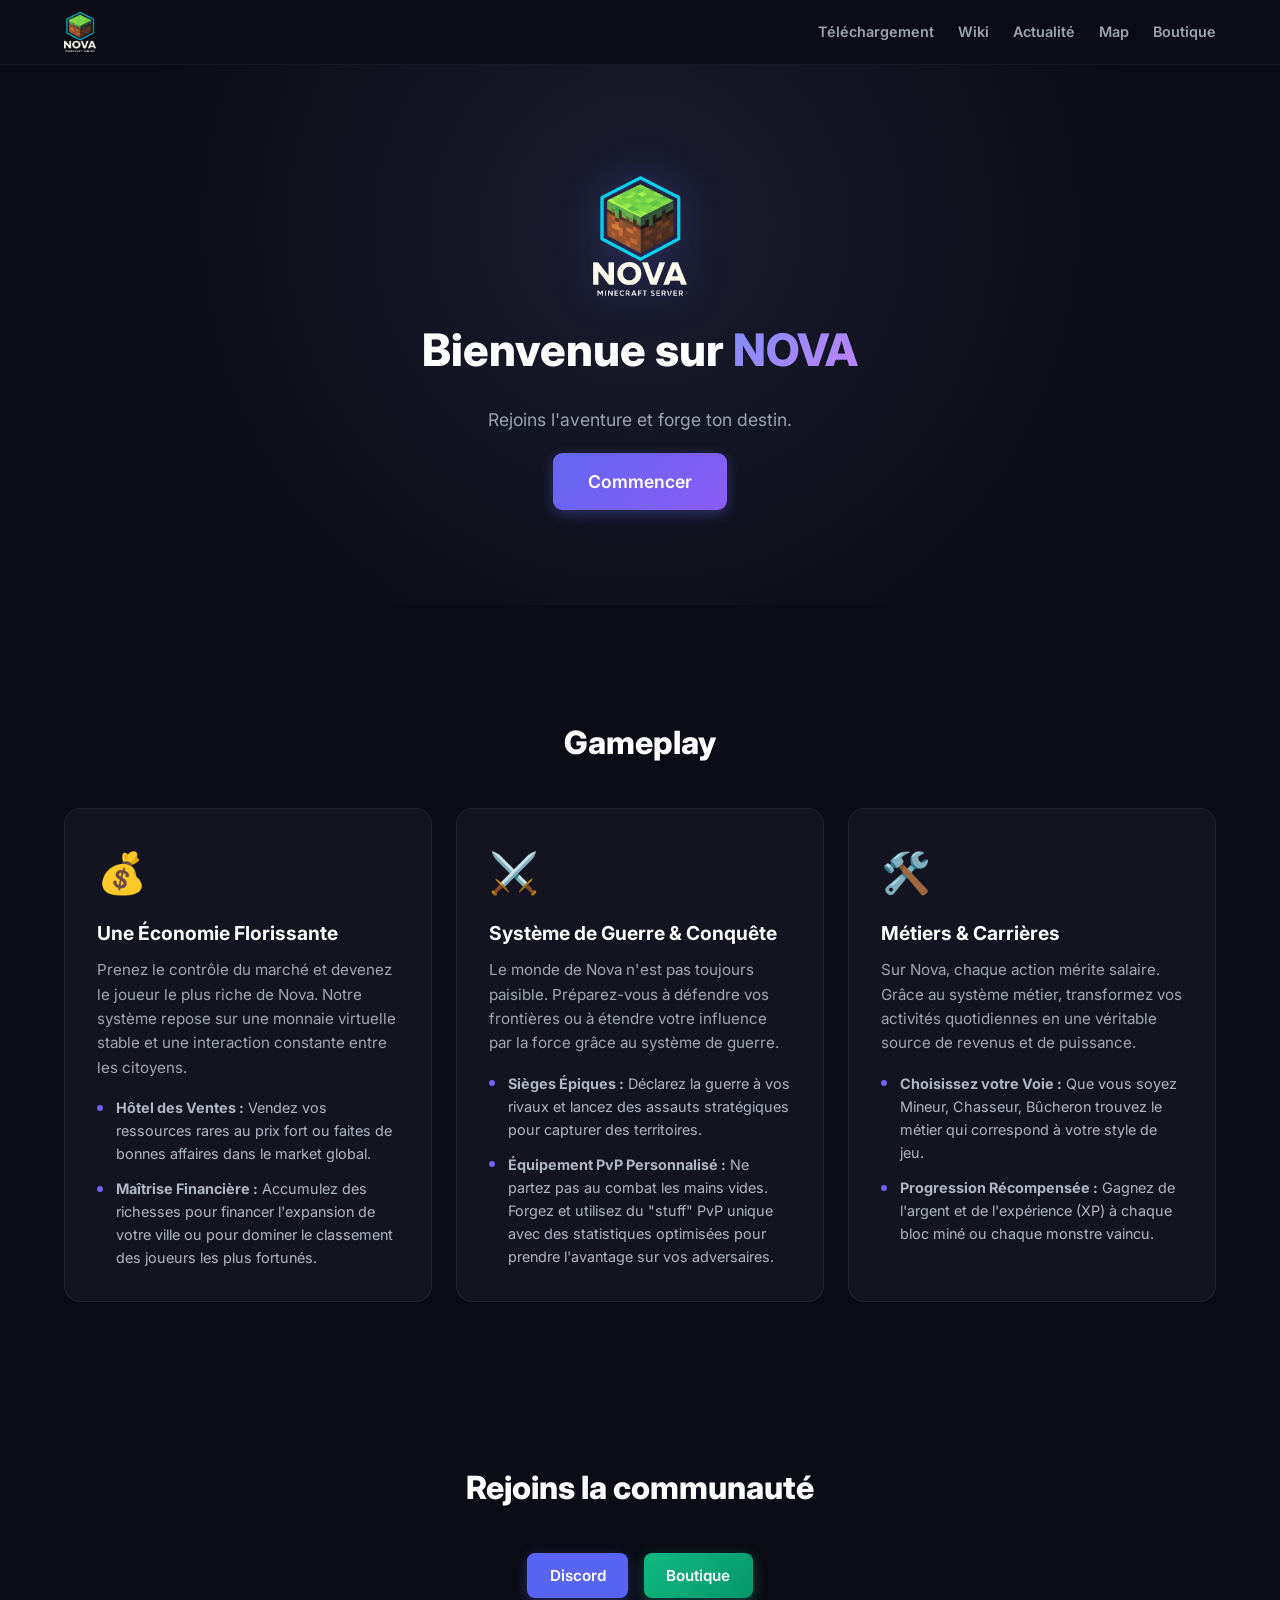
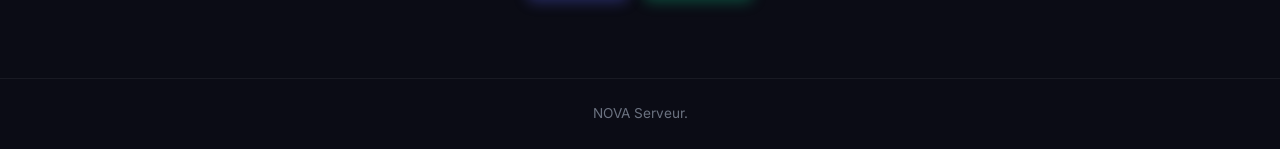
<file: index.html>
<!DOCTYPE html>
<html lang="fr">
<head>
    <meta charset="UTF-8">
    <meta name="viewport" content="width=device-width, initial-scale=1.0">
    <title>NOVA</title>
    <link rel="stylesheet" href="style.css">
    <link href="https://fonts.googleapis.com/css2?family=Inter:wght@400;600;800&display=swap" rel="stylesheet">
</head>
<body>
    <header class="header">
        <nav class="nav container">
            <a href="index.html" class="logo-link">
                <img src="Logo%20Nova.png" alt="Logo NOVA" class="logo-img">
            </a>
            <div class="nav-links">
                <a href="telechargement.html" class="nav-link">Téléchargement</a>
                <a href="wiki.html" class="nav-link">Wiki</a>
                <a href="actualite.html" class="nav-link">Actualité</a>
                <a href="map.html" class="nav-link">Map</a>
                <a href="boutique.html" class="nav-link">Boutique</a>
            </div>
        </nav>
    </header>

    <main>
        <section class="hero">
            <div class="hero-content">
                <img src="Logo%20Nova.png" alt="Logo NOVA" class="hero-logo">
                <h1 class="hero-title">Bienvenue sur <span class="accent">NOVA</span></h1>
                <p class="hero-subtitle">Rejoins l'aventure et forge ton destin.</p>
                <a href="telechargement.html" class="btn btn-primary btn-large">Commencer</a>
            </div>
        </section>

        <section class="features container">
            <h2 class="section-title">Gameplay</h2>
            <div class="cards">
                <article class="card">
                    <div class="card-icon">💰</div>
                    <h3 class="card-title">Une Économie Florissante</h3>
                    <p class="card-desc">Prenez le contrôle du marché et devenez le joueur le plus riche de Nova. Notre système repose sur une monnaie virtuelle stable et une interaction constante entre les citoyens.</p>
                    <ul class="card-list">
                        <li><strong>Hôtel des Ventes :</strong> Vendez vos ressources rares au prix fort ou faites de bonnes affaires dans le market global.</li>
                        <li><strong>Maîtrise Financière :</strong> Accumulez des richesses pour financer l'expansion de votre ville ou pour dominer le classement des joueurs les plus fortunés.</li>
                    </ul>
                </article>

                <article class="card">
                    <div class="card-icon">⚔️</div>
                    <h3 class="card-title">Système de Guerre & Conquête</h3>
                    <p class="card-desc">Le monde de Nova n'est pas toujours paisible. Préparez-vous à défendre vos frontières ou à étendre votre influence par la force grâce au système de guerre.</p>
                    <ul class="card-list">
                        <li><strong>Sièges Épiques :</strong> Déclarez la guerre à vos rivaux et lancez des assauts stratégiques pour capturer des territoires.</li>
                        <li><strong>Équipement PvP Personnalisé :</strong> Ne partez pas au combat les mains vides. Forgez et utilisez du "stuff" PvP unique avec des statistiques optimisées pour prendre l'avantage sur vos adversaires.</li>
                    </ul>
                </article>

                <article class="card">
                    <div class="card-icon">🛠️</div>
                    <h3 class="card-title">Métiers & Carrières</h3>
                    <p class="card-desc">Sur Nova, chaque action mérite salaire. Grâce au système métier, transformez vos activités quotidiennes en une véritable source de revenus et de puissance.</p>
                    <ul class="card-list">
                        <li><strong>Choisissez votre Voie :</strong> Que vous soyez Mineur, Chasseur, Bûcheron trouvez le métier qui correspond à votre style de jeu.</li>
                        <li><strong>Progression Récompensée :</strong> Gagnez de l'argent et de l'expérience (XP) à chaque bloc miné ou chaque monstre vaincu.</li>
                    </ul>
                </article>
            </div>
        </section>

        <section class="socials container">
            <h2 class="section-title">Rejoins la communauté</h2>
            <div class="social-buttons">
                <a href="https://discord.gg/uJ5PJA3yca" target="_blank" rel="noopener noreferrer" class="btn btn-discord">
                    Discord
                </a>
                <a href="#" class="btn btn-shop">
                    Boutique
                </a>
            </div>
        </section>
    </main>

    <footer class="footer">
        <p>NOVA Serveur.</p>
    </footer>
</body>
</html>
</file>
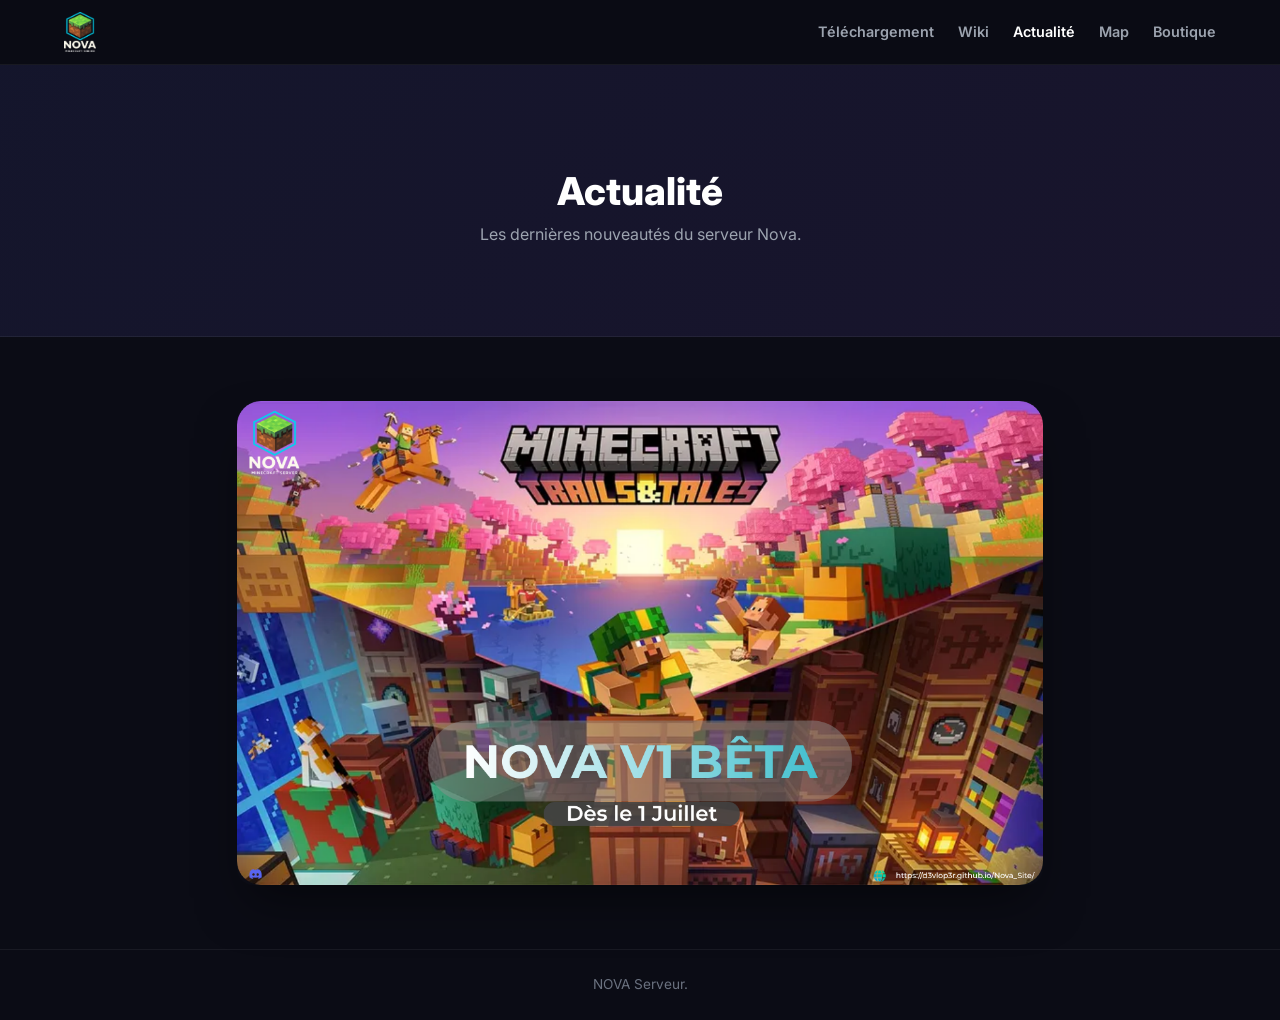
<file: actualite.html>
<!DOCTYPE html>
<html lang="fr">
<head>
    <meta charset="UTF-8">
    <meta name="viewport" content="width=device-width, initial-scale=1.0">
    <title>Actualité - NOVA</title>
    <link rel="stylesheet" href="style.css">
    <link href="https://fonts.googleapis.com/css2?family=Inter:wght@400;600;800&display=swap" rel="stylesheet">
</head>
<body>
    <header class="header">
        <nav class="nav container">
            <a href="index.html" class="logo-link">
                <img src="Logo%20Nova.png" alt="Logo NOVA" class="logo-img">
            </a>
            <div class="nav-links">
                <a href="telechargement.html" class="nav-link">Téléchargement</a>
                <a href="wiki.html" class="nav-link">Wiki</a>
                <a href="actualite.html" class="nav-link active">Actualité</a>
                <a href="map.html" class="nav-link">Map</a>
                <a href="boutique.html" class="nav-link">Boutique</a>
            </div>
        </nav>
    </header>

    <main>
        <section class="actuality-hero">
            <h1 class="page-title">Actualité</h1>
            <p class="page-subtitle">Les dernières nouveautés du serveur Nova.</p>
        </section>

        <div class="actuality-content container">
            <div class="actuality-image-container">
                <img src="V1 BÊTA Fond.png" alt="Actualité" class="actuality-image">
            </div>
        </div>
    </main>

    <footer class="footer">
        <p>NOVA Serveur.</p>
    </footer>
</body>
</html>
</file>
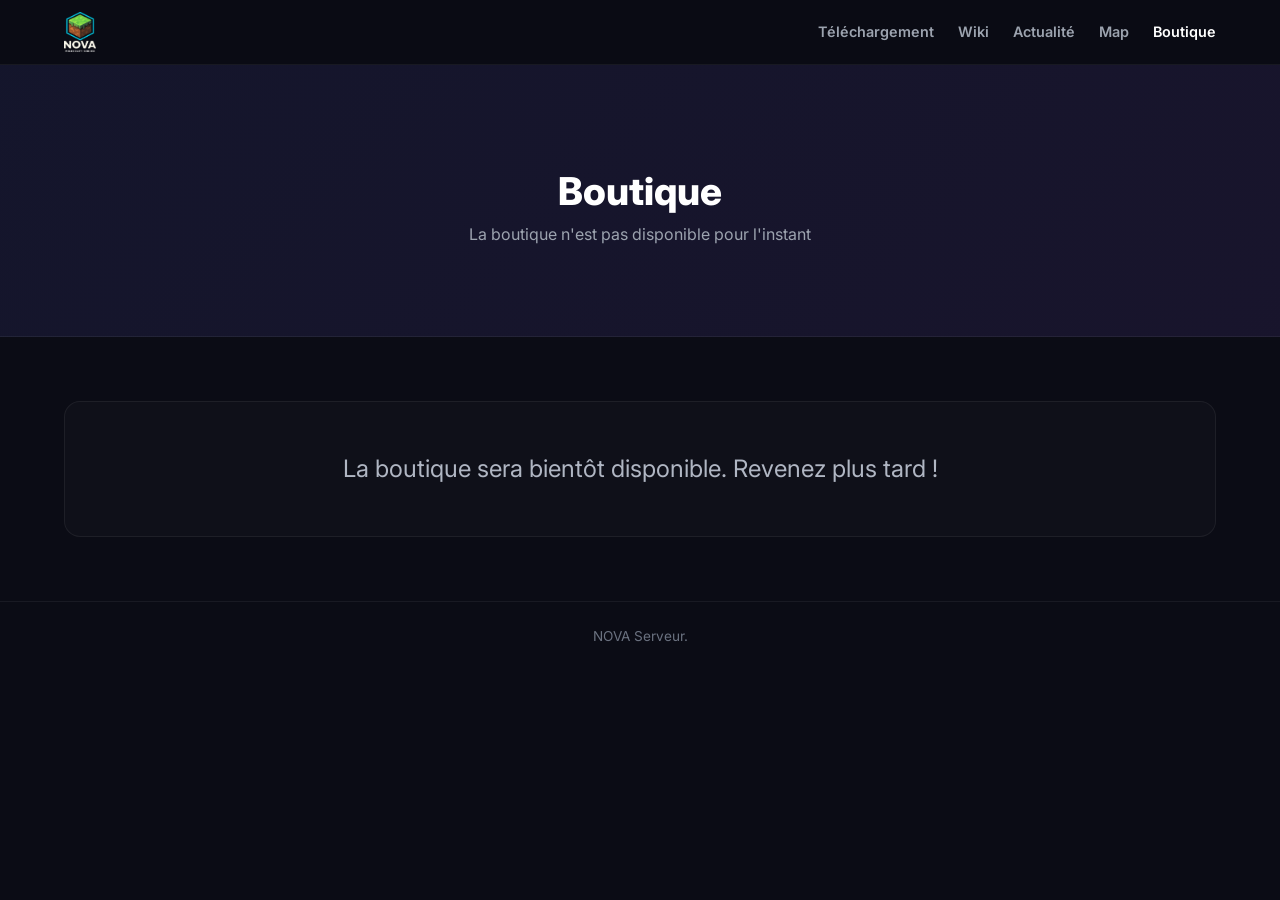
<file: boutique.html>
<!DOCTYPE html>
<html lang="fr">
<head>
    <meta charset="UTF-8">
    <meta name="viewport" content="width=device-width, initial-scale=1.0">
    <title>Boutique - NOVA</title>
    <link rel="stylesheet" href="style.css">
    <link href="https://fonts.googleapis.com/css2?family=Inter:wght@400;600;800&display=swap" rel="stylesheet">
</head>
<body>
    <header class="header">
        <nav class="nav container">
            <a href="index.html" class="logo-link">
                <img src="Logo%20Nova.png" alt="Logo NOVA" class="logo-img">
            </a>
            <div class="nav-links">
                <a href="telechargement.html" class="nav-link">Téléchargement</a>
                <a href="wiki.html" class="nav-link">Wiki</a>
                <a href="actualite.html" class="nav-link">Actualité</a>
                <a href="map.html" class="nav-link">Map</a>
                <a href="boutique.html" class="nav-link active">Boutique</a>
            </div>
        </nav>
    </header>

    <main>
        <section class="boutique-hero">
            <h1 class="page-title">Boutique</h1>
            <p class="page-subtitle">La boutique n'est pas disponible pour l'instant</p>
        </section>

        <div class="boutique-content container">
            <div class="boutique-message">
                <p>La boutique sera bientôt disponible. Revenez plus tard !</p>
            </div>
        </div>
    </main>

    <footer class="footer">
        <p>NOVA Serveur.</p>
    </footer>
</body>
</html>
</file>
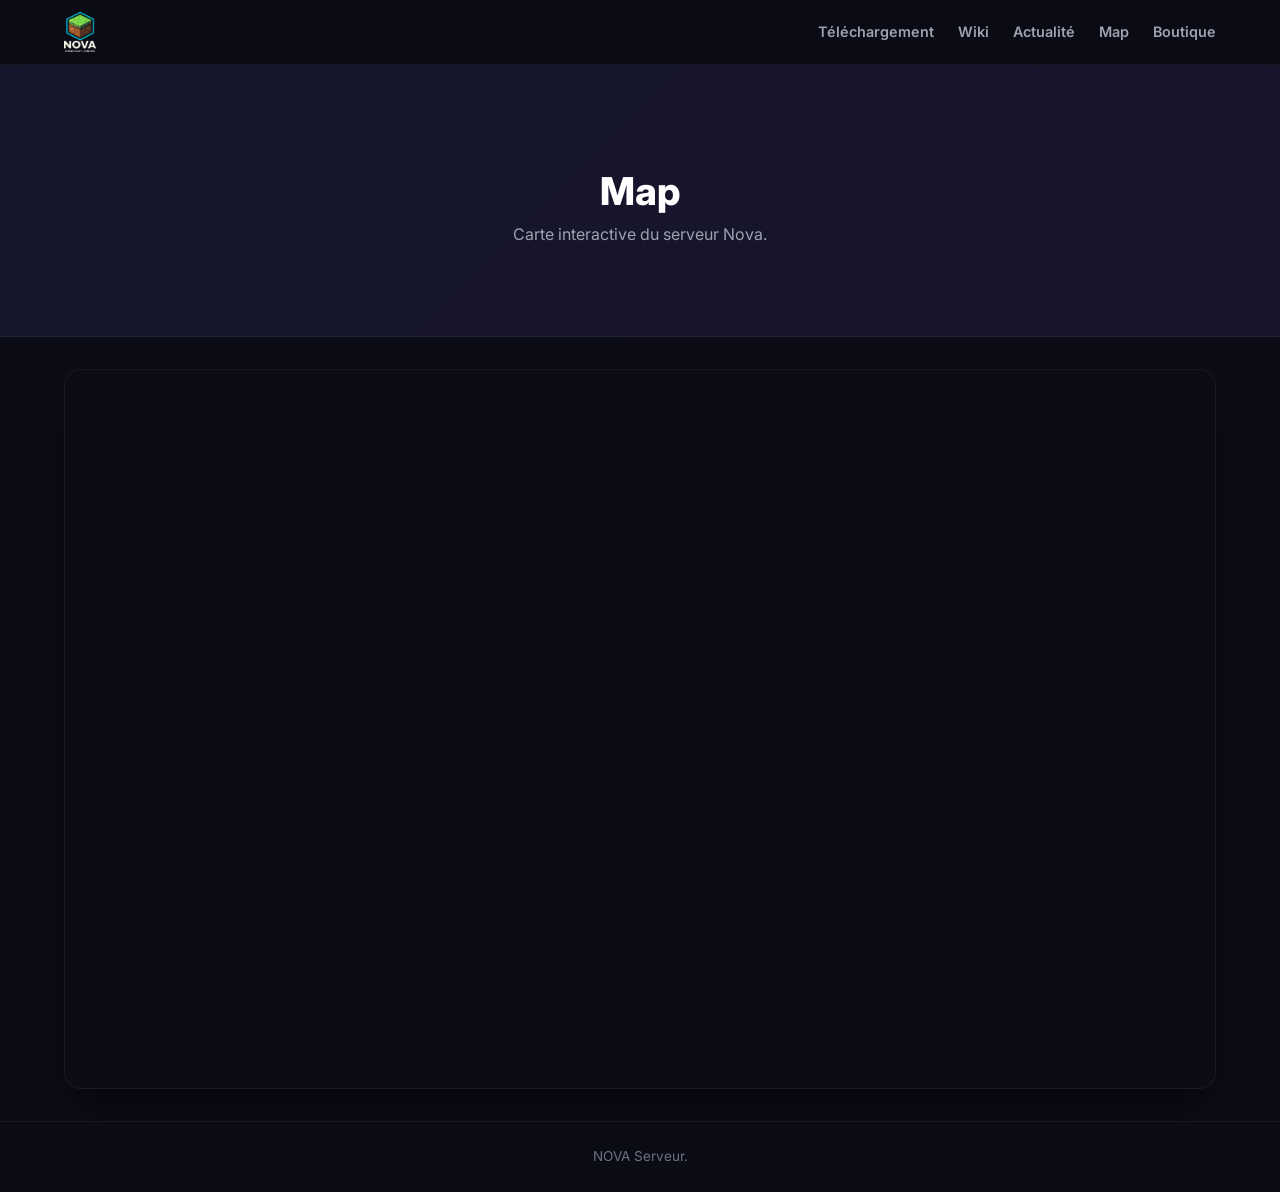
<file: map.html>
<!DOCTYPE html>
<html lang="fr">
<head>
    <meta charset="UTF-8">
    <meta name="viewport" content="width=device-width, initial-scale=1.0">
    <title>Map - NOVA</title>
    <link rel="stylesheet" href="style.css">
    <link href="https://fonts.googleapis.com/css2?family=Inter:wght@400;600;800&display=swap" rel="stylesheet">
</head>
<body>
    <header class="header">
        <nav class="nav container">
            <a href="index.html" class="logo-link">
                <img src="Logo%20Nova.png" alt="Logo NOVA" class="logo-img">
            </a>
            <div class="nav-links">
                <a href="telechargement.html" class="nav-link">Téléchargement</a>
                <a href="wiki.html" class="nav-link">Wiki</a>
                <a href="actualite.html" class="nav-link">Actualité</a>
                <a href="map.html" class="nav-link">Map</a>
                <a href="boutique.html" class="nav-link">Boutique</a>
            </div>
        </nav>
    </header>

    <main>
        <section class="map-hero">
            <h1 class="page-title">Map</h1>
            <p class="page-subtitle">Carte interactive du serveur Nova.</p>
        </section>

        <div class="map-content container">
            <div class="map-iframe-container">
                <!-- CHANGE L'URL ICI : Remplacez l'adresse ci-dessous par votre URL de carte -->
                <iframe src="http://localhost:8100/" class="map-iframe" title="Map du serveur"></iframe>
            </div>
        </div>
    </main>

    <footer class="footer">
        <p>NOVA Serveur.</p>
    </footer>
</body>
</html>
</file>
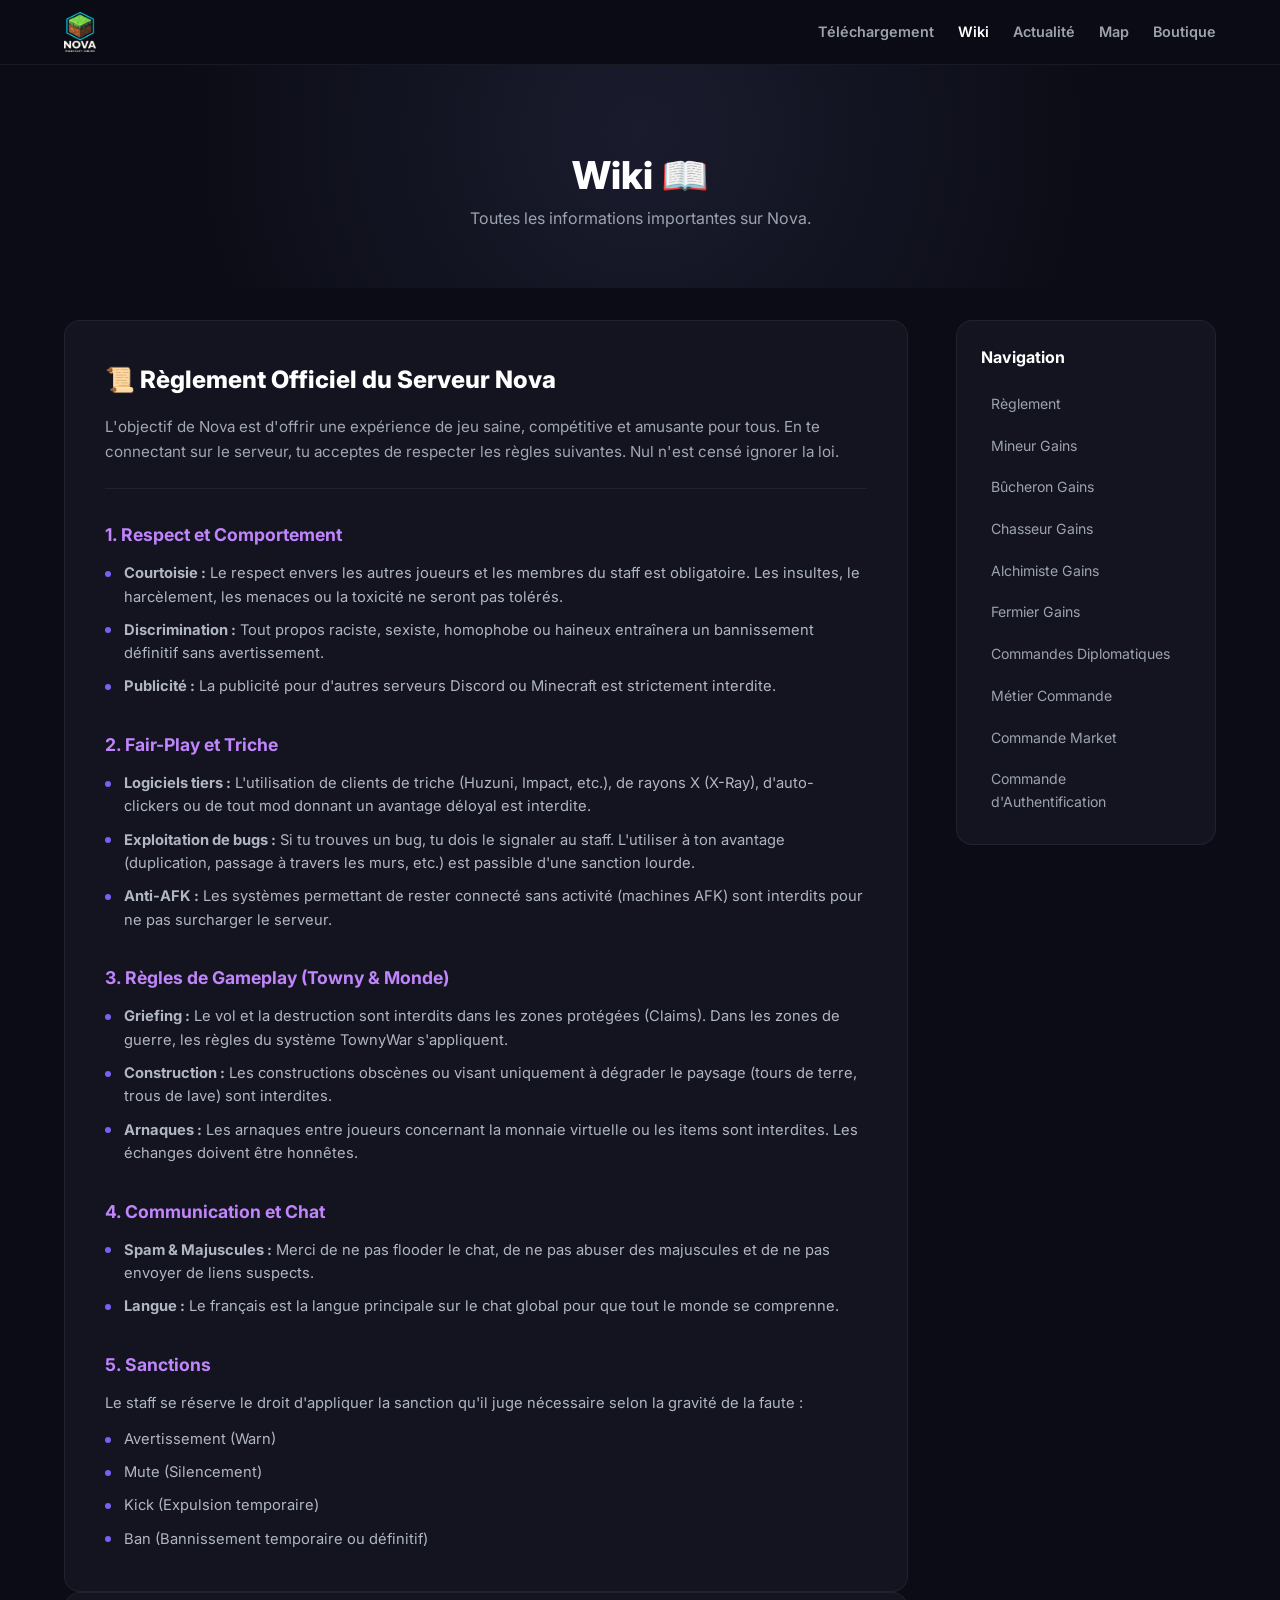
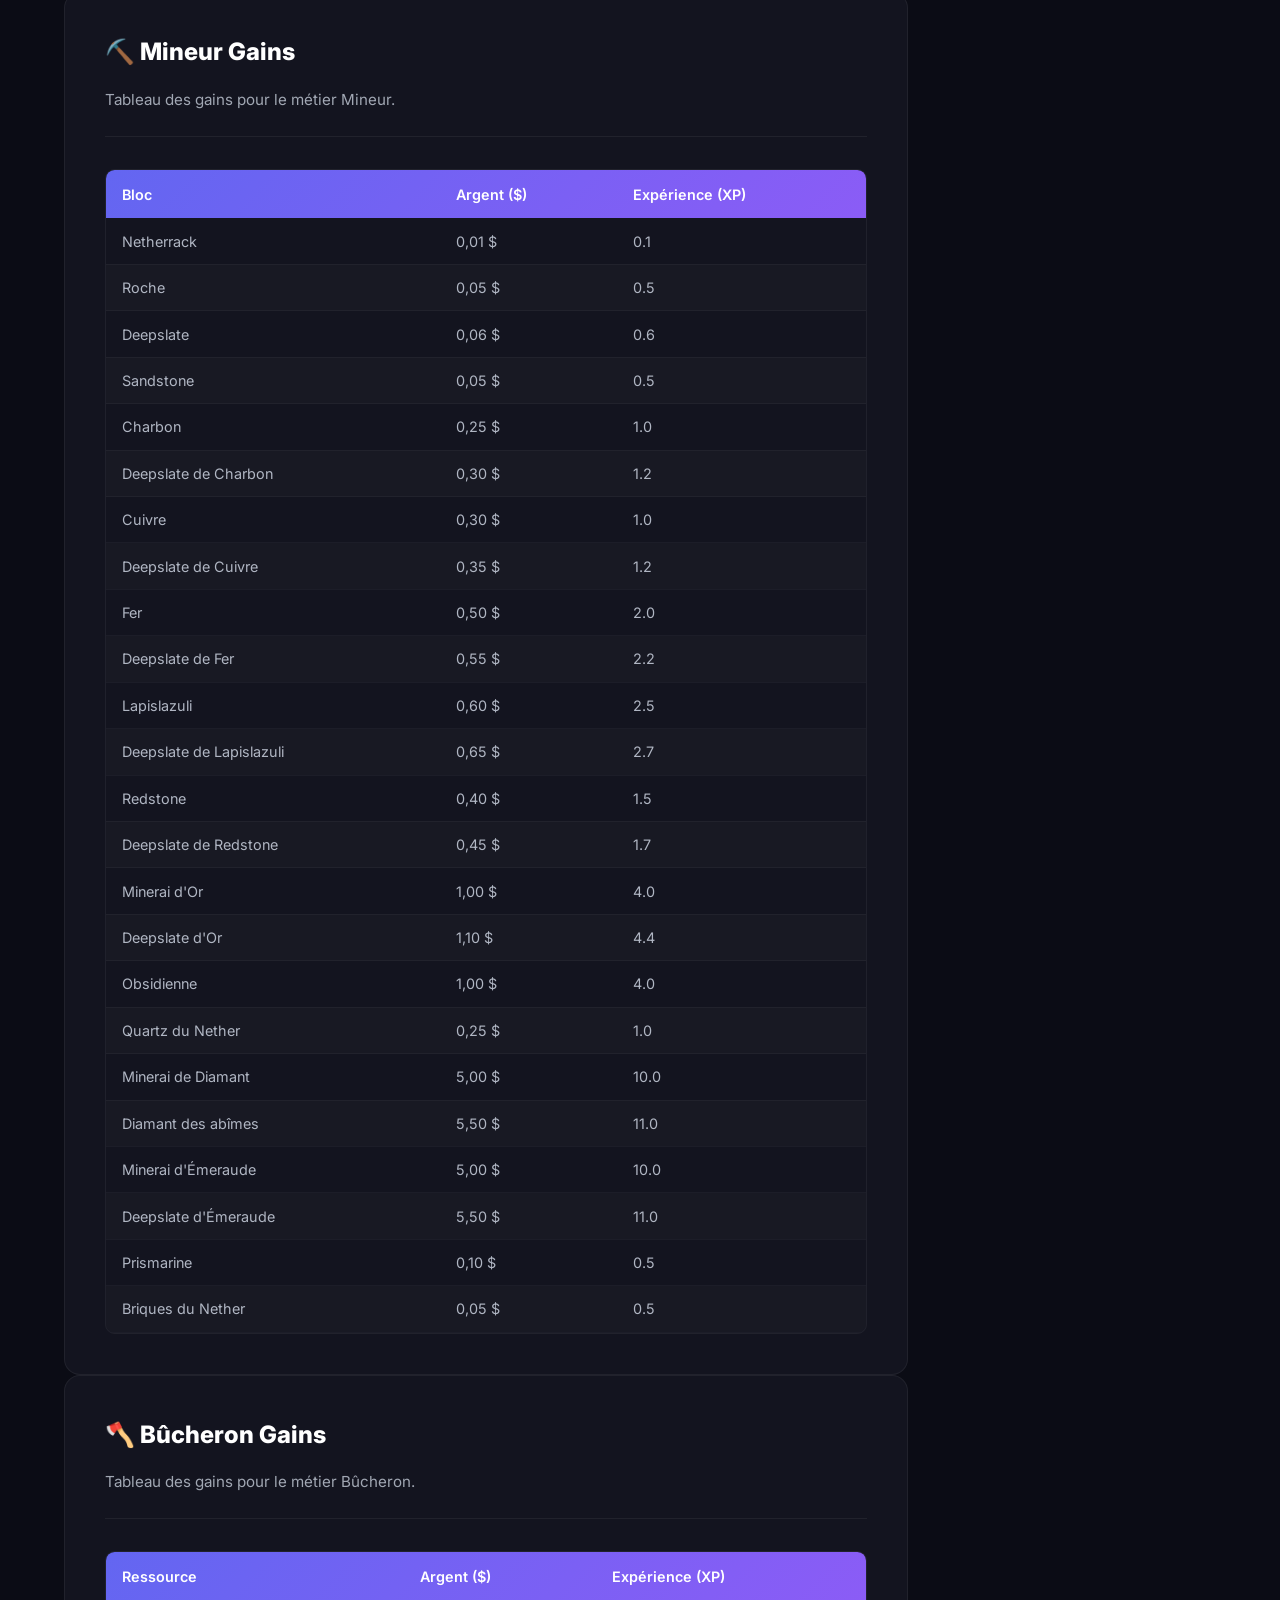
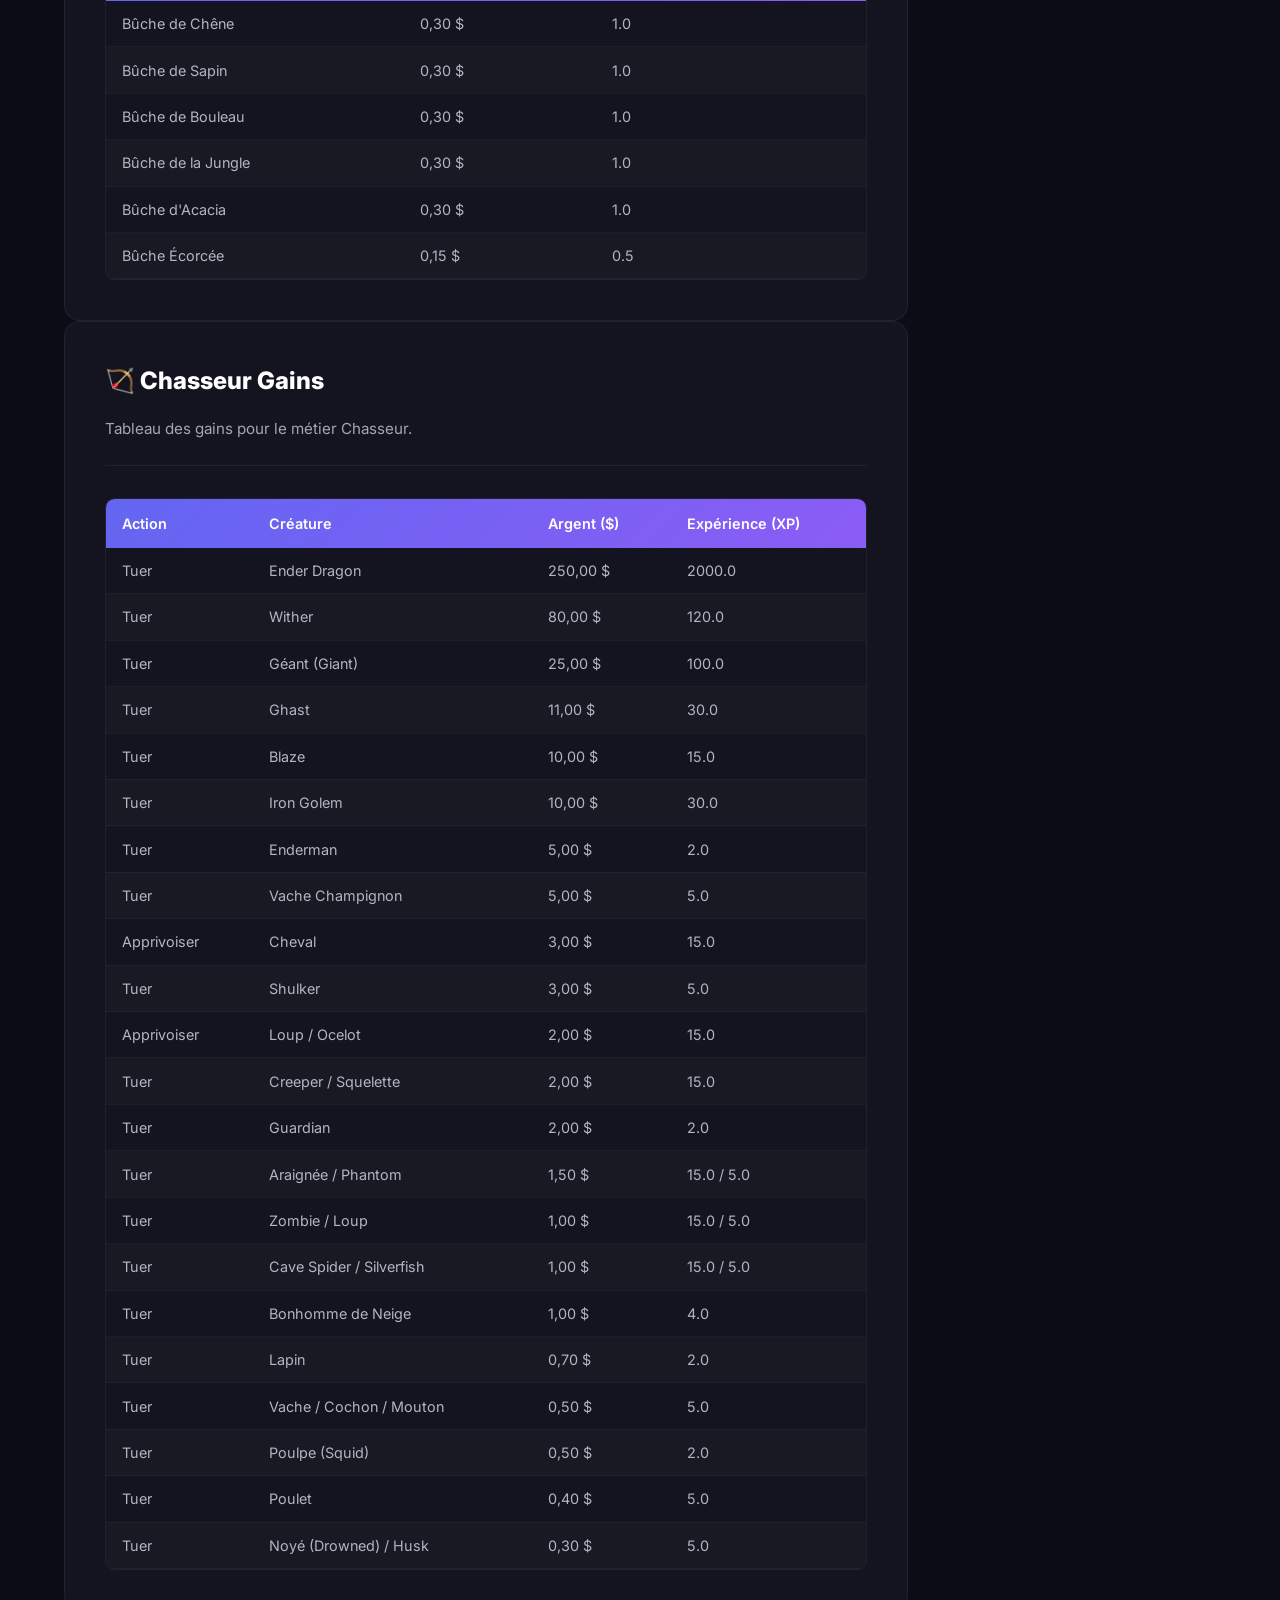
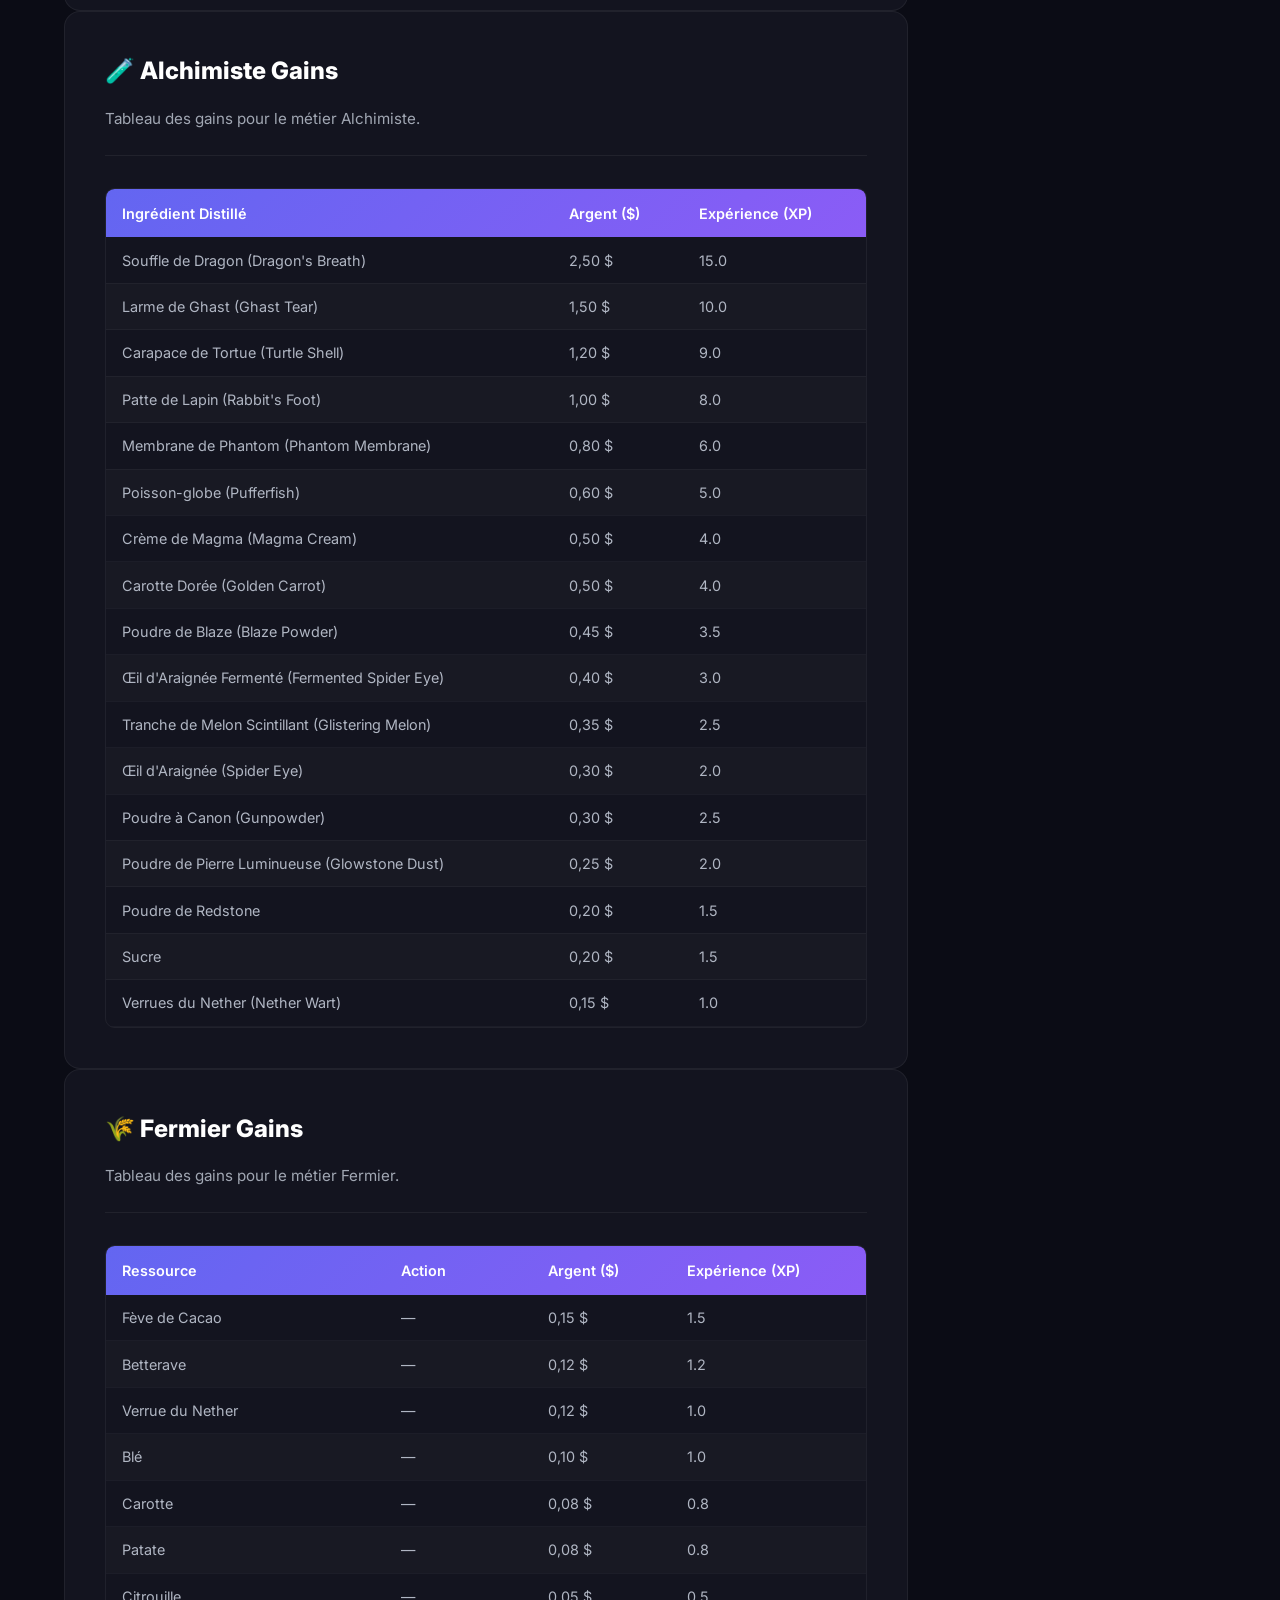
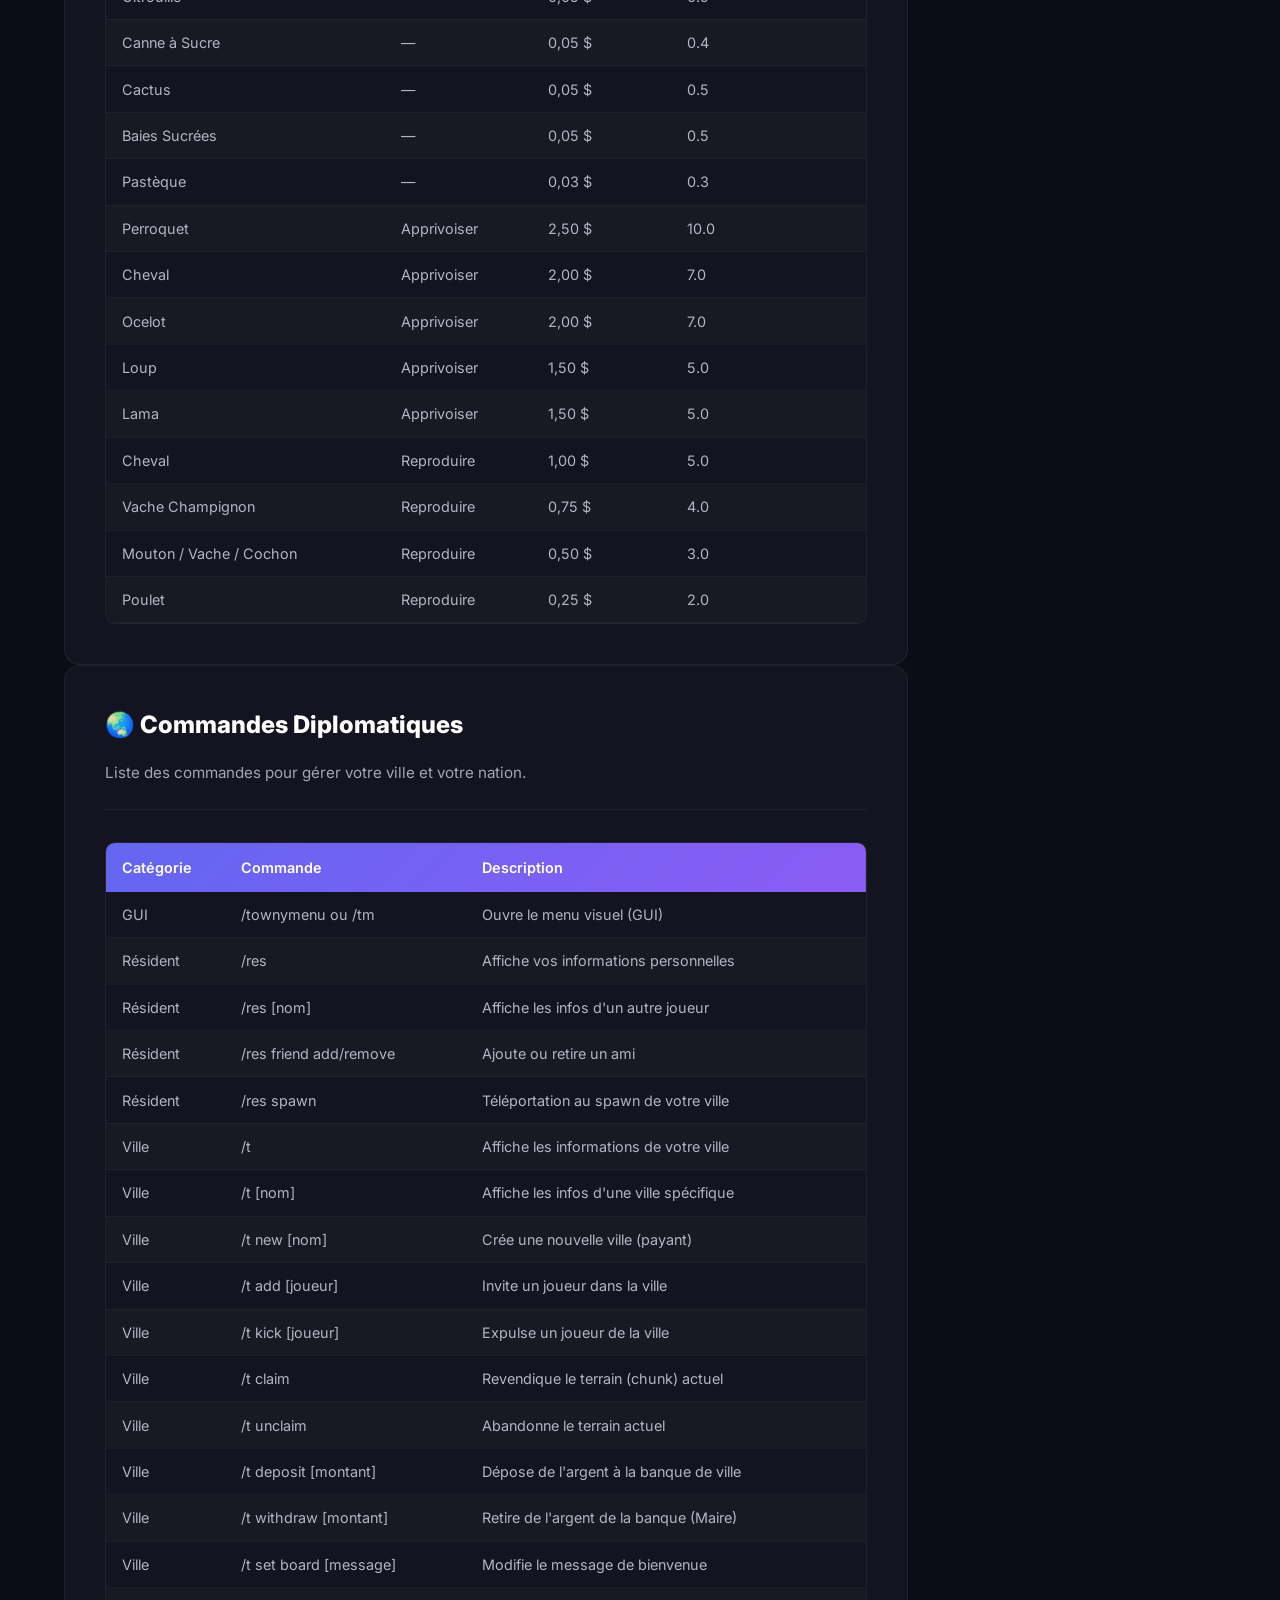
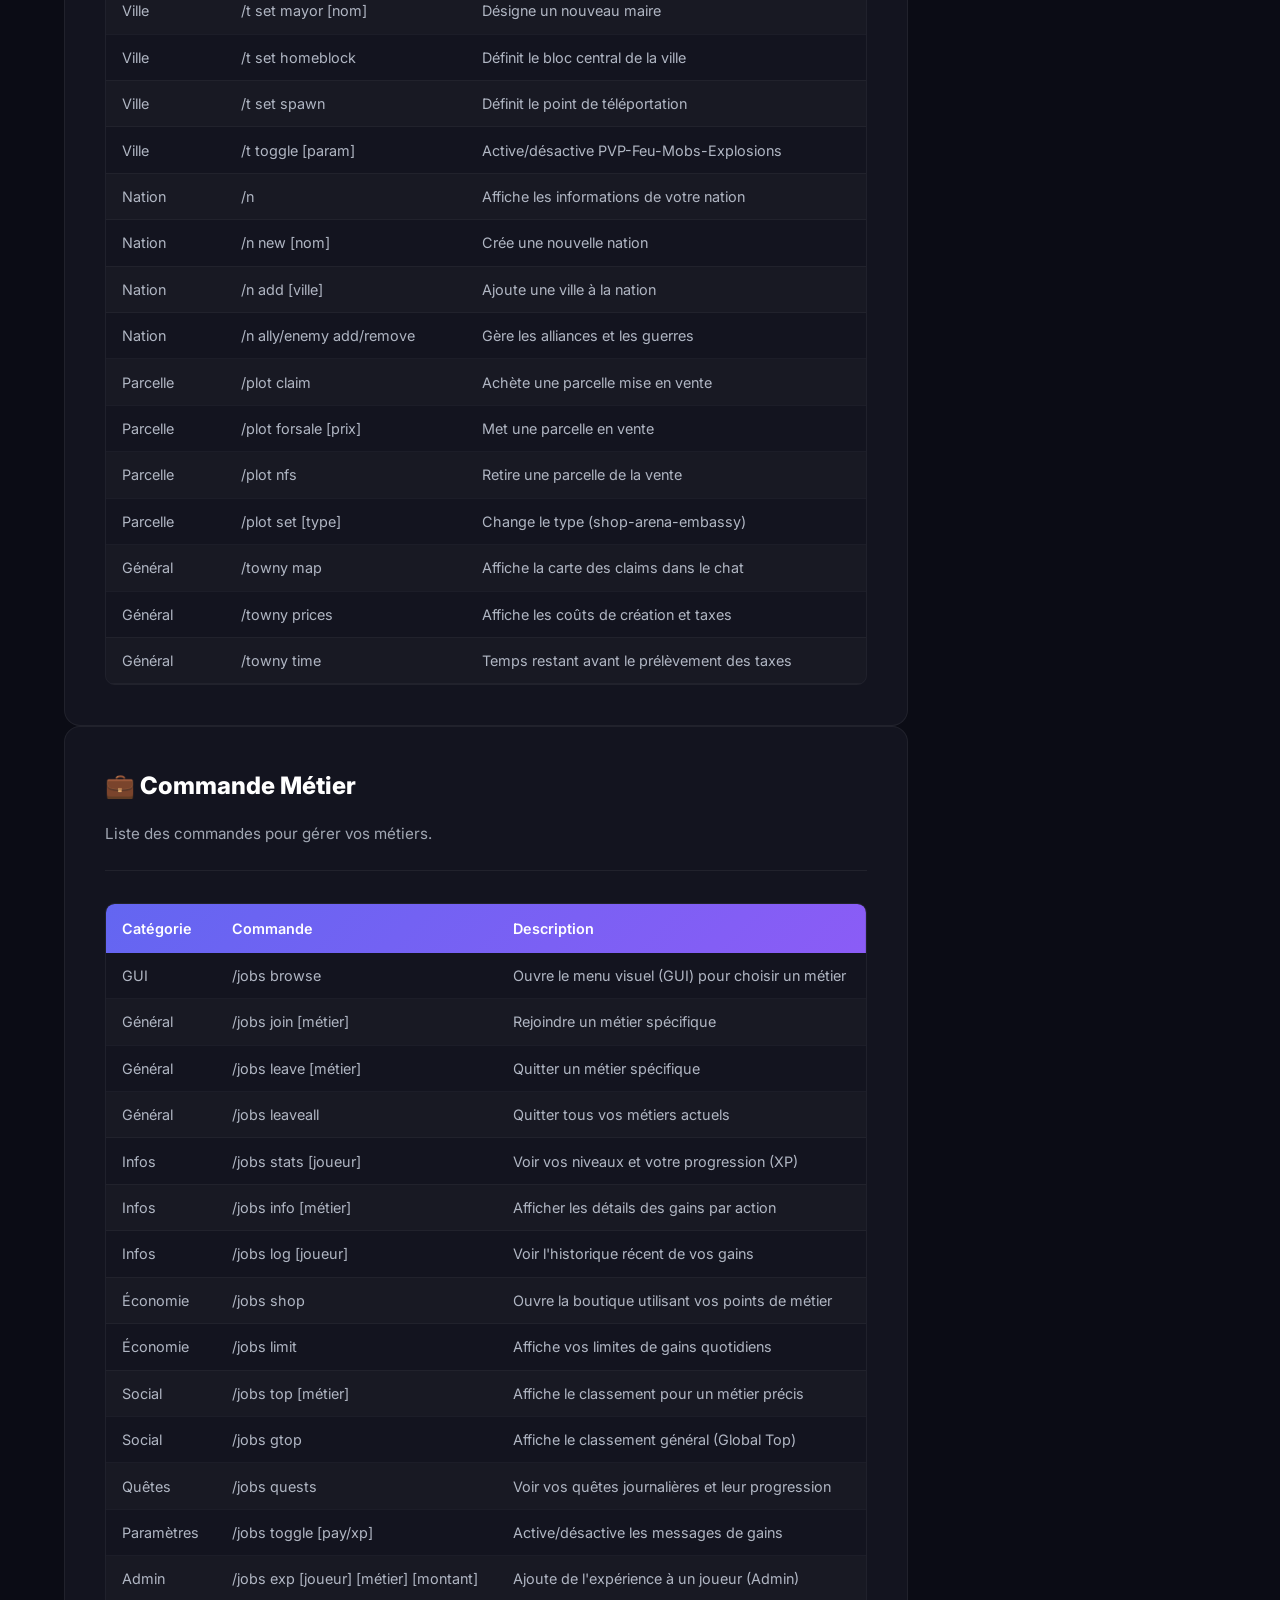
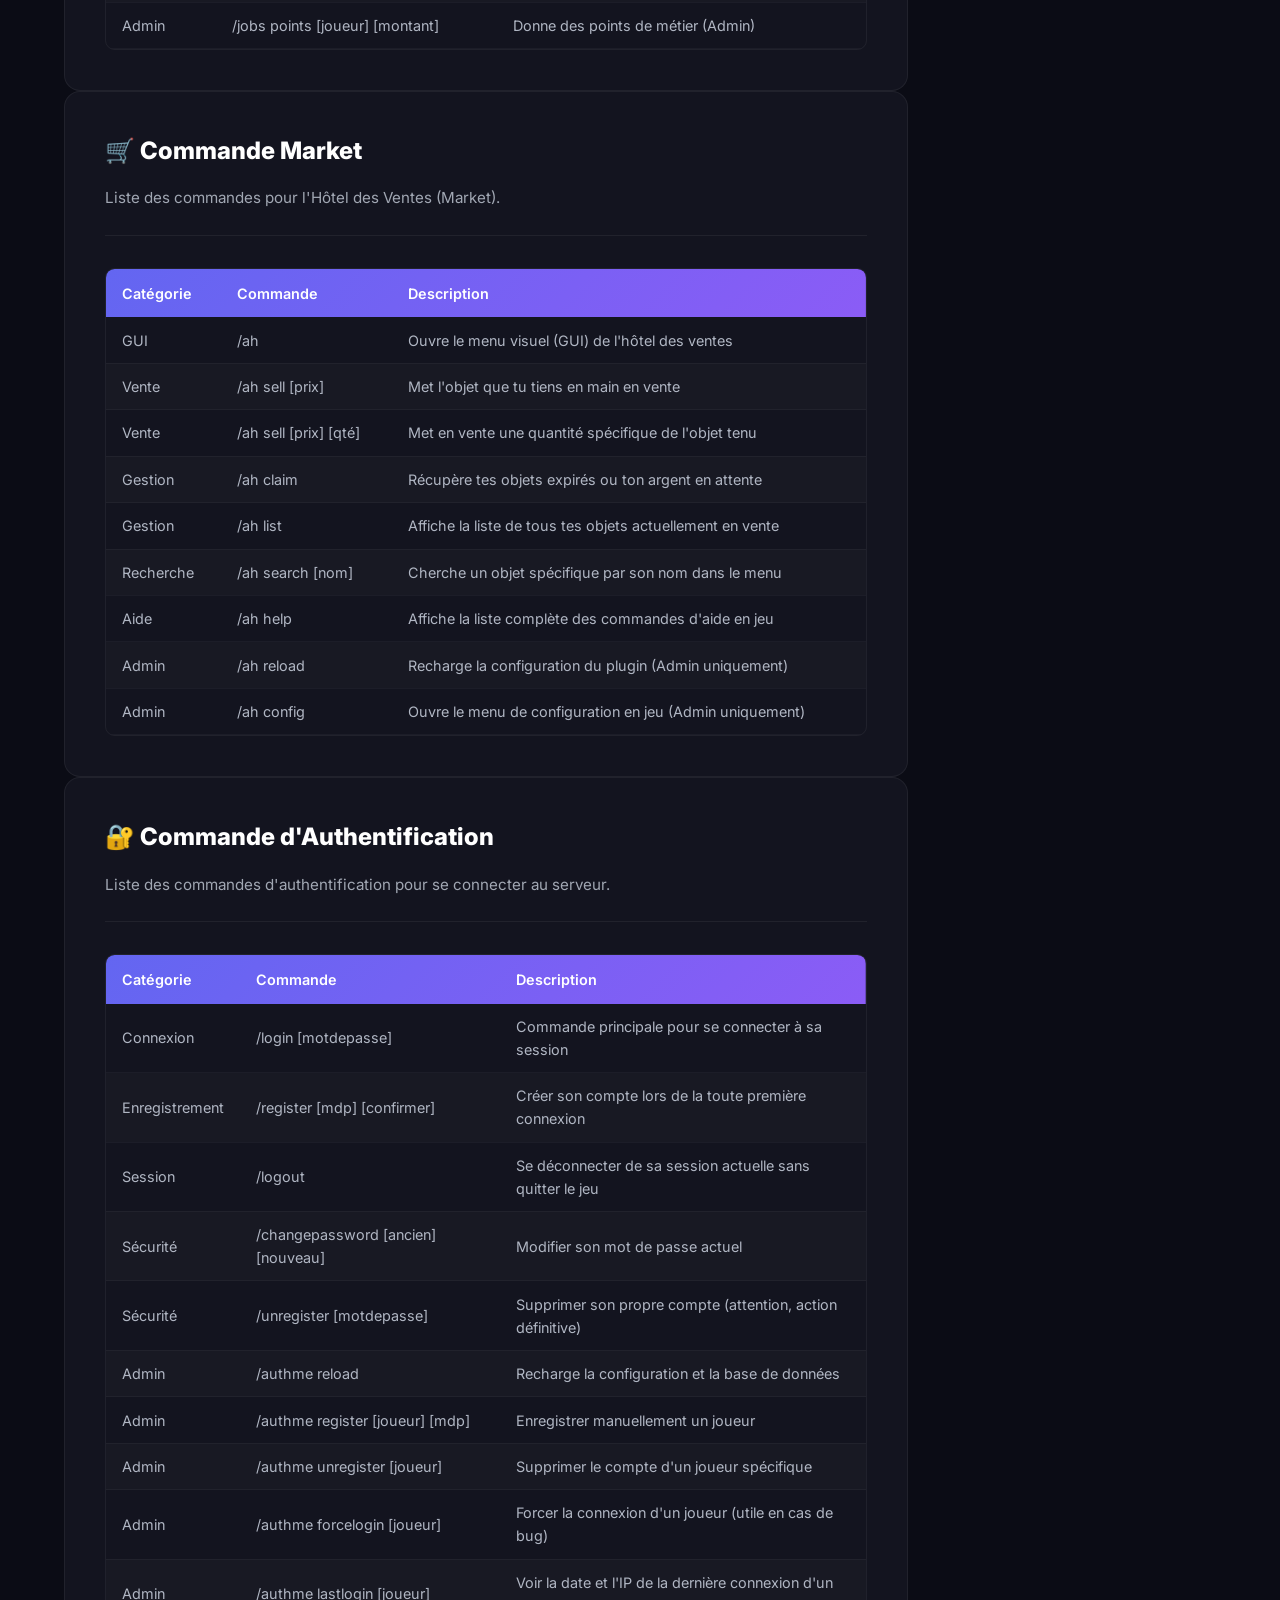
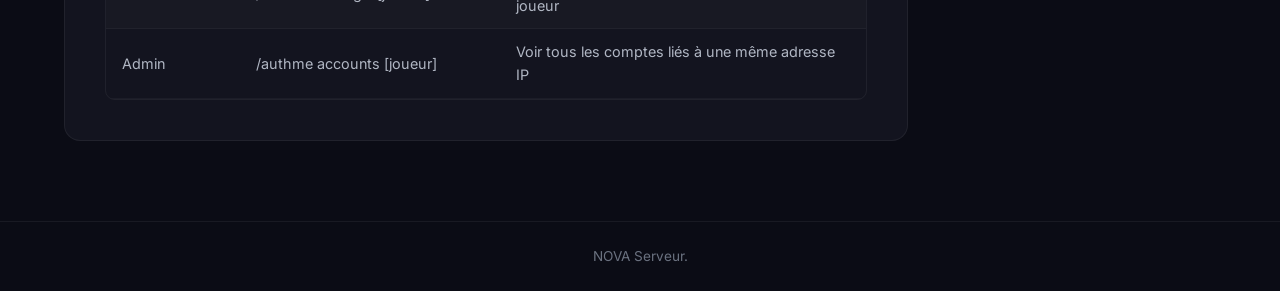
<file: wiki.html>
<!DOCTYPE html>
<html lang="fr">
<head>
    <meta charset="UTF-8">
    <meta name="viewport" content="width=device-width, initial-scale=1.0">
    <title>Wiki 📖 - NOVA</title>
    <link rel="stylesheet" href="style.css">
    <link href="https://fonts.googleapis.com/css2?family=Inter:wght@400;600;800&display=swap" rel="stylesheet">
</head>
<body>
    <header class="header">
        <nav class="nav container">
            <a href="index.html" class="logo-link">
                <img src="Logo%20Nova.png" alt="Logo NOVA" class="logo-img">
            </a>
            <div class="nav-links">
                <a href="telechargement.html" class="nav-link">Téléchargement</a>
                <a href="wiki.html" class="nav-link active">Wiki</a>
                <a href="actualite.html" class="nav-link">Actualité</a>
                <a href="map.html" class="nav-link">Map</a>
                <a href="boutique.html" class="nav-link">Boutique</a>
            </div>
        </nav>
    </header>

    <main>
        <section class="wiki-hero">
            <h1 class="page-title">Wiki 📖</h1>
            <p class="page-subtitle">Toutes les informations importantes sur Nova.</p>
        </section>

        <div class="wiki-layout container">
            <div class="wiki-content">
                <article class="wiki-section" id="reglement">
                    <h2 class="wiki-section-title">📜 Règlement Officiel du Serveur Nova</h2>
                    <p class="wiki-intro">L'objectif de Nova est d'offrir une expérience de jeu saine, compétitive et amusante pour tous. En te connectant sur le serveur, tu acceptes de respecter les règles suivantes. Nul n'est censé ignorer la loi.</p>

                    <div class="rule-block" id="respect">
                        <h3 class="rule-title">1. Respect et Comportement</h3>
                        <ul class="rule-list">
                            <li><strong>Courtoisie :</strong> Le respect envers les autres joueurs et les membres du staff est obligatoire. Les insultes, le harcèlement, les menaces ou la toxicité ne seront pas tolérés.</li>
                            <li><strong>Discrimination :</strong> Tout propos raciste, sexiste, homophobe ou haineux entraînera un bannissement définitif sans avertissement.</li>
                            <li><strong>Publicité :</strong> La publicité pour d'autres serveurs Discord ou Minecraft est strictement interdite.</li>
                        </ul>
                    </div>

                    <div class="rule-block" id="fair-play">
                        <h3 class="rule-title">2. Fair-Play et Triche</h3>
                        <ul class="rule-list">
                            <li><strong>Logiciels tiers :</strong> L'utilisation de clients de triche (Huzuni, Impact, etc.), de rayons X (X-Ray), d'auto-clickers ou de tout mod donnant un avantage déloyal est interdite.</li>
                            <li><strong>Exploitation de bugs :</strong> Si tu trouves un bug, tu dois le signaler au staff. L'utiliser à ton avantage (duplication, passage à travers les murs, etc.) est passible d'une sanction lourde.</li>
                            <li><strong>Anti-AFK :</strong> Les systèmes permettant de rester connecté sans activité (machines AFK) sont interdits pour ne pas surcharger le serveur.</li>
                        </ul>
                    </div>

                    <div class="rule-block" id="gameplay">
                        <h3 class="rule-title">3. Règles de Gameplay (Towny & Monde)</h3>
                        <ul class="rule-list">
                            <li><strong>Griefing :</strong> Le vol et la destruction sont interdits dans les zones protégées (Claims). Dans les zones de guerre, les règles du système TownyWar s'appliquent.</li>
                            <li><strong>Construction :</strong> Les constructions obscènes ou visant uniquement à dégrader le paysage (tours de terre, trous de lave) sont interdites.</li>
                            <li><strong>Arnaques :</strong> Les arnaques entre joueurs concernant la monnaie virtuelle ou les items sont interdites. Les échanges doivent être honnêtes.</li>
                        </ul>
                    </div>

                    <div class="rule-block" id="communication">
                        <h3 class="rule-title">4. Communication et Chat</h3>
                        <ul class="rule-list">
                            <li><strong>Spam & Majuscules :</strong> Merci de ne pas flooder le chat, de ne pas abuser des majuscules et de ne pas envoyer de liens suspects.</li>
                            <li><strong>Langue :</strong> Le français est la langue principale sur le chat global pour que tout le monde se comprenne.</li>
                        </ul>
                    </div>

                    <div class="rule-block" id="sanctions">
                        <h3 class="rule-title">5. Sanctions</h3>
                        <p class="wiki-text">Le staff se réserve le droit d'appliquer la sanction qu'il juge nécessaire selon la gravité de la faute :</p>
                        <ul class="rule-list">
                            <li>Avertissement (Warn)</li>
                            <li>Mute (Silencement)</li>
                            <li>Kick (Expulsion temporaire)</li>
                            <li>Ban (Bannissement temporaire ou définitif)</li>
                        </ul>
                    </div>
                </article>

                <article class="wiki-section" id="mineur-gains">
                    <h2 class="wiki-section-title">⛏️ Mineur Gains</h2>
                    <p class="wiki-intro">Tableau des gains pour le métier Mineur.</p>
                    <div class="table-wrapper">
                        <table class="wiki-table">
                            <thead>
                                <tr>
                                    <th>Bloc</th>
                                    <th>Argent ($)</th>
                                    <th>Expérience (XP)</th>
                                </tr>
                            </thead>
                            <tbody>
                                <tr><td>Netherrack</td><td>0,01 $</td><td>0.1</td></tr>
                                <tr><td>Roche</td><td>0,05 $</td><td>0.5</td></tr>
                                <tr><td>Deepslate</td><td>0,06 $</td><td>0.6</td></tr>
                                <tr><td>Sandstone</td><td>0,05 $</td><td>0.5</td></tr>
                                <tr><td>Charbon</td><td>0,25 $</td><td>1.0</td></tr>
                                <tr><td>Deepslate de Charbon</td><td>0,30 $</td><td>1.2</td></tr>
                                <tr><td>Cuivre</td><td>0,30 $</td><td>1.0</td></tr>
                                <tr><td>Deepslate de Cuivre</td><td>0,35 $</td><td>1.2</td></tr>
                                <tr><td>Fer</td><td>0,50 $</td><td>2.0</td></tr>
                                <tr><td>Deepslate de Fer</td><td>0,55 $</td><td>2.2</td></tr>
                                <tr><td>Lapislazuli</td><td>0,60 $</td><td>2.5</td></tr>
                                <tr><td>Deepslate de Lapislazuli</td><td>0,65 $</td><td>2.7</td></tr>
                                <tr><td>Redstone</td><td>0,40 $</td><td>1.5</td></tr>
                                <tr><td>Deepslate de Redstone</td><td>0,45 $</td><td>1.7</td></tr>
                                <tr><td>Minerai d'Or</td><td>1,00 $</td><td>4.0</td></tr>
                                <tr><td>Deepslate d'Or</td><td>1,10 $</td><td>4.4</td></tr>
                                <tr><td>Obsidienne</td><td>1,00 $</td><td>4.0</td></tr>
                                <tr><td>Quartz du Nether</td><td>0,25 $</td><td>1.0</td></tr>
                                <tr><td>Minerai de Diamant</td><td>5,00 $</td><td>10.0</td></tr>
                                <tr><td>Diamant des abîmes</td><td>5,50 $</td><td>11.0</td></tr>
                                <tr><td>Minerai d'Émeraude</td><td>5,00 $</td><td>10.0</td></tr>
                                <tr><td>Deepslate d'Émeraude</td><td>5,50 $</td><td>11.0</td></tr>
                                <tr><td>Prismarine</td><td>0,10 $</td><td>0.5</td></tr>
                                <tr><td>Briques du Nether</td><td>0,05 $</td><td>0.5</td></tr>
                            </tbody>
                        </table>
                    </div>
                </article>

                <article class="wiki-section" id="bucheron-gains">
                    <h2 class="wiki-section-title">🪓 Bûcheron Gains</h2>
                    <p class="wiki-intro">Tableau des gains pour le métier Bûcheron.</p>
                    <div class="table-wrapper">
                        <table class="wiki-table">
                            <thead>
                                <tr>
                                    <th>Ressource</th>
                                    <th>Argent ($)</th>
                                    <th>Expérience (XP)</th>
                                </tr>
                            </thead>
                            <tbody>
                                <tr><td>Bûche de Chêne</td><td>0,30 $</td><td>1.0</td></tr>
                                <tr><td>Bûche de Sapin</td><td>0,30 $</td><td>1.0</td></tr>
                                <tr><td>Bûche de Bouleau</td><td>0,30 $</td><td>1.0</td></tr>
                                <tr><td>Bûche de la Jungle</td><td>0,30 $</td><td>1.0</td></tr>
                                <tr><td>Bûche d'Acacia</td><td>0,30 $</td><td>1.0</td></tr>
                                <tr><td>Bûche Écorcée</td><td>0,15 $</td><td>0.5</td></tr>
                            </tbody>
                        </table>
                    </div>
                </article>

                <article class="wiki-section" id="chasseur-gains">
                    <h2 class="wiki-section-title">🏹 Chasseur Gains</h2>
                    <p class="wiki-intro">Tableau des gains pour le métier Chasseur.</p>
                    <div class="table-wrapper">
                        <table class="wiki-table">
                            <thead>
                                <tr>
                                    <th>Action</th>
                                    <th>Créature</th>
                                    <th>Argent ($)</th>
                                    <th>Expérience (XP)</th>
                                </tr>
                            </thead>
                            <tbody>
                                <tr><td>Tuer</td><td>Ender Dragon</td><td>250,00 $</td><td>2000.0</td></tr>
                                <tr><td>Tuer</td><td>Wither</td><td>80,00 $</td><td>120.0</td></tr>
                                <tr><td>Tuer</td><td>Géant (Giant)</td><td>25,00 $</td><td>100.0</td></tr>
                                <tr><td>Tuer</td><td>Ghast</td><td>11,00 $</td><td>30.0</td></tr>
                                <tr><td>Tuer</td><td>Blaze</td><td>10,00 $</td><td>15.0</td></tr>
                                <tr><td>Tuer</td><td>Iron Golem</td><td>10,00 $</td><td>30.0</td></tr>
                                <tr><td>Tuer</td><td>Enderman</td><td>5,00 $</td><td>2.0</td></tr>
                                <tr><td>Tuer</td><td>Vache Champignon</td><td>5,00 $</td><td>5.0</td></tr>
                                <tr><td>Apprivoiser</td><td>Cheval</td><td>3,00 $</td><td>15.0</td></tr>
                                <tr><td>Tuer</td><td>Shulker</td><td>3,00 $</td><td>5.0</td></tr>
                                <tr><td>Apprivoiser</td><td>Loup / Ocelot</td><td>2,00 $</td><td>15.0</td></tr>
                                <tr><td>Tuer</td><td>Creeper / Squelette</td><td>2,00 $</td><td>15.0</td></tr>
                                <tr><td>Tuer</td><td>Guardian</td><td>2,00 $</td><td>2.0</td></tr>
                                <tr><td>Tuer</td><td>Araignée / Phantom</td><td>1,50 $</td><td>15.0 / 5.0</td></tr>
                                <tr><td>Tuer</td><td>Zombie / Loup</td><td>1,00 $</td><td>15.0 / 5.0</td></tr>
                                <tr><td>Tuer</td><td>Cave Spider / Silverfish</td><td>1,00 $</td><td>15.0 / 5.0</td></tr>
                                <tr><td>Tuer</td><td>Bonhomme de Neige</td><td>1,00 $</td><td>4.0</td></tr>
                                <tr><td>Tuer</td><td>Lapin</td><td>0,70 $</td><td>2.0</td></tr>
                                <tr><td>Tuer</td><td>Vache / Cochon / Mouton</td><td>0,50 $</td><td>5.0</td></tr>
                                <tr><td>Tuer</td><td>Poulpe (Squid)</td><td>0,50 $</td><td>2.0</td></tr>
                                <tr><td>Tuer</td><td>Poulet</td><td>0,40 $</td><td>5.0</td></tr>
                                <tr><td>Tuer</td><td>Noyé (Drowned) / Husk</td><td>0,30 $</td><td>5.0</td></tr>
                            </tbody>
                        </table>
                    </div>
                </article>

                <article class="wiki-section" id="alchimiste-gains">
                    <h2 class="wiki-section-title">🧪 Alchimiste Gains</h2>
                    <p class="wiki-intro">Tableau des gains pour le métier Alchimiste.</p>
                    <div class="table-wrapper">
                        <table class="wiki-table">
                            <thead>
                                <tr>
                                    <th>Ingrédient Distillé</th>
                                    <th>Argent ($)</th>
                                    <th>Expérience (XP)</th>
                                </tr>
                            </thead>
                            <tbody>
                                <tr><td>Souffle de Dragon (Dragon's Breath)</td><td>2,50 $</td><td>15.0</td></tr>
                                <tr><td>Larme de Ghast (Ghast Tear)</td><td>1,50 $</td><td>10.0</td></tr>
                                <tr><td>Carapace de Tortue (Turtle Shell)</td><td>1,20 $</td><td>9.0</td></tr>
                                <tr><td>Patte de Lapin (Rabbit's Foot)</td><td>1,00 $</td><td>8.0</td></tr>
                                <tr><td>Membrane de Phantom (Phantom Membrane)</td><td>0,80 $</td><td>6.0</td></tr>
                                <tr><td>Poisson-globe (Pufferfish)</td><td>0,60 $</td><td>5.0</td></tr>
                                <tr><td>Crème de Magma (Magma Cream)</td><td>0,50 $</td><td>4.0</td></tr>
                                <tr><td>Carotte Dorée (Golden Carrot)</td><td>0,50 $</td><td>4.0</td></tr>
                                <tr><td>Poudre de Blaze (Blaze Powder)</td><td>0,45 $</td><td>3.5</td></tr>
                                <tr><td>Œil d'Araignée Fermenté (Fermented Spider Eye)</td><td>0,40 $</td><td>3.0</td></tr>
                                <tr><td>Tranche de Melon Scintillant (Glistering Melon)</td><td>0,35 $</td><td>2.5</td></tr>
                                <tr><td>Œil d'Araignée (Spider Eye)</td><td>0,30 $</td><td>2.0</td></tr>
                                <tr><td>Poudre à Canon (Gunpowder)</td><td>0,30 $</td><td>2.5</td></tr>
                                <tr><td>Poudre de Pierre Luminueuse (Glowstone Dust)</td><td>0,25 $</td><td>2.0</td></tr>
                                <tr><td>Poudre de Redstone</td><td>0,20 $</td><td>1.5</td></tr>
                                <tr><td>Sucre</td><td>0,20 $</td><td>1.5</td></tr>
                                <tr><td>Verrues du Nether (Nether Wart)</td><td>0,15 $</td><td>1.0</td></tr>
                            </tbody>
                        </table>
                    </div>
                </article>

                <article class="wiki-section" id="fermier-gains">
                    <h2 class="wiki-section-title">🌾 Fermier Gains</h2>
                    <p class="wiki-intro">Tableau des gains pour le métier Fermier.</p>
                    <div class="table-wrapper">
                        <table class="wiki-table">
                            <thead>
                                <tr>
                                    <th>Ressource</th>
                                    <th>Action</th>
                                    <th>Argent ($)</th>
                                    <th>Expérience (XP)</th>
                                </tr>
                            </thead>
                            <tbody>
                                <tr><td>Fève de Cacao</td><td>—</td><td>0,15 $</td><td>1.5</td></tr>
                                <tr><td>Betterave</td><td>—</td><td>0,12 $</td><td>1.2</td></tr>
                                <tr><td>Verrue du Nether</td><td>—</td><td>0,12 $</td><td>1.0</td></tr>
                                <tr><td>Blé</td><td>—</td><td>0,10 $</td><td>1.0</td></tr>
                                <tr><td>Carotte</td><td>—</td><td>0,08 $</td><td>0.8</td></tr>
                                <tr><td>Patate</td><td>—</td><td>0,08 $</td><td>0.8</td></tr>
                                <tr><td>Citrouille</td><td>—</td><td>0,05 $</td><td>0.5</td></tr>
                                <tr><td>Canne à Sucre</td><td>—</td><td>0,05 $</td><td>0.4</td></tr>
                                <tr><td>Cactus</td><td>—</td><td>0,05 $</td><td>0.5</td></tr>
                                <tr><td>Baies Sucrées</td><td>—</td><td>0,05 $</td><td>0.5</td></tr>
                                <tr><td>Pastèque</td><td>—</td><td>0,03 $</td><td>0.3</td></tr>
                                <tr><td>Perroquet</td><td>Apprivoiser</td><td>2,50 $</td><td>10.0</td></tr>
                                <tr><td>Cheval</td><td>Apprivoiser</td><td>2,00 $</td><td>7.0</td></tr>
                                <tr><td>Ocelot</td><td>Apprivoiser</td><td>2,00 $</td><td>7.0</td></tr>
                                <tr><td>Loup</td><td>Apprivoiser</td><td>1,50 $</td><td>5.0</td></tr>
                                <tr><td>Lama</td><td>Apprivoiser</td><td>1,50 $</td><td>5.0</td></tr>
                                <tr><td>Cheval</td><td>Reproduire</td><td>1,00 $</td><td>5.0</td></tr>
                                <tr><td>Vache Champignon</td><td>Reproduire</td><td>0,75 $</td><td>4.0</td></tr>
                                <tr><td>Mouton / Vache / Cochon</td><td>Reproduire</td><td>0,50 $</td><td>3.0</td></tr>
                                <tr><td>Poulet</td><td>Reproduire</td><td>0,25 $</td><td>2.0</td></tr>
                            </tbody>
                        </table>
                    </div>
                </article>

                <article class="wiki-section" id="commandes-diplomatiques">
                    <h2 class="wiki-section-title">🌏 Commandes Diplomatiques</h2>
                    <p class="wiki-intro">Liste des commandes pour gérer votre ville et votre nation.</p>
                    <div class="table-wrapper">
                        <table class="wiki-table">
                            <thead>
                                <tr>
                                    <th>Catégorie</th>
                                    <th>Commande</th>
                                    <th>Description</th>
                                </tr>
                            </thead>
                            <tbody>
                                <tr><td>GUI</td><td>/townymenu ou /tm</td><td>Ouvre le menu visuel (GUI) </td></tr>
                                <tr><td>Résident</td><td>/res</td><td>Affiche vos informations personnelles</td></tr>
                                <tr><td>Résident</td><td>/res [nom]</td><td>Affiche les infos d'un autre joueur</td></tr>
                                <tr><td>Résident</td><td>/res friend add/remove</td><td>Ajoute ou retire un ami</td></tr>
                                <tr><td>Résident</td><td>/res spawn</td><td>Téléportation au spawn de votre ville</td></tr>
                                <tr><td>Ville</td><td>/t</td><td>Affiche les informations de votre ville</td></tr>
                                <tr><td>Ville</td><td>/t [nom]</td><td>Affiche les infos d'une ville spécifique</td></tr>
                                <tr><td>Ville</td><td>/t new [nom]</td><td>Crée une nouvelle ville (payant)</td></tr>
                                <tr><td>Ville</td><td>/t add [joueur]</td><td>Invite un joueur dans la ville</td></tr>
                                <tr><td>Ville</td><td>/t kick [joueur]</td><td>Expulse un joueur de la ville</td></tr>
                                <tr><td>Ville</td><td>/t claim</td><td>Revendique le terrain (chunk) actuel</td></tr>
                                <tr><td>Ville</td><td>/t unclaim</td><td>Abandonne le terrain actuel</td></tr>
                                <tr><td>Ville</td><td>/t deposit [montant]</td><td>Dépose de l'argent à la banque de ville</td></tr>
                                <tr><td>Ville</td><td>/t withdraw [montant]</td><td>Retire de l'argent de la banque (Maire)</td></tr>
                                <tr><td>Ville</td><td>/t set board [message]</td><td>Modifie le message de bienvenue</td></tr>
                                <tr><td>Ville</td><td>/t set mayor [nom]</td><td>Désigne un nouveau maire</td></tr>
                                <tr><td>Ville</td><td>/t set homeblock</td><td>Définit le bloc central de la ville</td></tr>
                                <tr><td>Ville</td><td>/t set spawn</td><td>Définit le point de téléportation</td></tr>
                                <tr><td>Ville</td><td>/t toggle [param]</td><td>Active/désactive PVP-Feu-Mobs-Explosions</td></tr>
                                <tr><td>Nation</td><td>/n</td><td>Affiche les informations de votre nation</td></tr>
                                <tr><td>Nation</td><td>/n new [nom]</td><td>Crée une nouvelle nation</td></tr>
                                <tr><td>Nation</td><td>/n add [ville]</td><td>Ajoute une ville à la nation</td></tr>
                                <tr><td>Nation</td><td>/n ally/enemy add/remove</td><td>Gère les alliances et les guerres</td></tr>
                                <tr><td>Parcelle</td><td>/plot claim</td><td>Achète une parcelle mise en vente</td></tr>
                                <tr><td>Parcelle</td><td>/plot forsale [prix]</td><td>Met une parcelle en vente</td></tr>
                                <tr><td>Parcelle</td><td>/plot nfs</td><td>Retire une parcelle de la vente</td></tr>
                                <tr><td>Parcelle</td><td>/plot set [type]</td><td>Change le type (shop-arena-embassy)</td></tr>
                                <tr><td>Général</td><td>/towny map</td><td>Affiche la carte des claims dans le chat</td></tr>
                                <tr><td>Général</td><td>/towny prices</td><td>Affiche les coûts de création et taxes</td></tr>
                                <tr><td>Général</td><td>/towny time</td><td>Temps restant avant le prélèvement des taxes</td></tr>
                            </tbody>
                        </table>
                    </div>
                </article>

                <article class="wiki-section" id="metier-commande">
                    <h2 class="wiki-section-title">💼 Commande Métier</h2>
                    <p class="wiki-intro">Liste des commandes pour gérer vos métiers.</p>
                    <div class="table-wrapper">
                        <table class="wiki-table">
                            <thead>
                                <tr>
                                    <th>Catégorie</th>
                                    <th>Commande</th>
                                    <th>Description</th>
                                </tr>
                            </thead>
                            <tbody>
                                <tr><td>GUI</td><td>/jobs browse</td><td>Ouvre le menu visuel (GUI) pour choisir un métier</td></tr>
                                <tr><td>Général</td><td>/jobs join [métier]</td><td>Rejoindre un métier spécifique</td></tr>
                                <tr><td>Général</td><td>/jobs leave [métier]</td><td>Quitter un métier spécifique</td></tr>
                                <tr><td>Général</td><td>/jobs leaveall</td><td>Quitter tous vos métiers actuels</td></tr>
                                <tr><td>Infos</td><td>/jobs stats [joueur]</td><td>Voir vos niveaux et votre progression (XP)</td></tr>
                                <tr><td>Infos</td><td>/jobs info [métier]</td><td>Afficher les détails des gains par action</td></tr>
                                <tr><td>Infos</td><td>/jobs log [joueur]</td><td>Voir l'historique récent de vos gains</td></tr>
                                <tr><td>Économie</td><td>/jobs shop</td><td>Ouvre la boutique utilisant vos points de métier</td></tr>
                                <tr><td>Économie</td><td>/jobs limit</td><td>Affiche vos limites de gains quotidiens</td></tr>
                                <tr><td>Social</td><td>/jobs top [métier]</td><td>Affiche le classement pour un métier précis</td></tr>
                                <tr><td>Social</td><td>/jobs gtop</td><td>Affiche le classement général (Global Top)</td></tr>
                                <tr><td>Quêtes</td><td>/jobs quests</td><td>Voir vos quêtes journalières et leur progression</td></tr>
                                <tr><td>Paramètres</td><td>/jobs toggle [pay/xp]</td><td>Active/désactive les messages de gains</td></tr>
                                <tr><td>Admin</td><td>/jobs exp [joueur] [métier] [montant]</td><td>Ajoute de l'expérience à un joueur (Admin)</td></tr>
                                <tr><td>Admin</td><td>/jobs points [joueur] [montant]</td><td>Donne des points de métier (Admin)</td></tr>
                            </tbody>
                        </table>
                    </div>
                </article>

                <article class="wiki-section" id="commande-market">
                    <h2 class="wiki-section-title">🛒 Commande Market</h2>
                    <p class="wiki-intro">Liste des commandes pour l'Hôtel des Ventes (Market).</p>
                    <div class="table-wrapper">
                        <table class="wiki-table">
                            <thead>
                                <tr>
                                    <th>Catégorie</th>
                                    <th>Commande</th>
                                    <th>Description</th>
                                </tr>
                            </thead>
                            <tbody>
                                <tr><td>GUI</td><td>/ah</td><td>Ouvre le menu visuel (GUI) de l'hôtel des ventes</td></tr>
                                <tr><td>Vente</td><td>/ah sell [prix]</td><td>Met l'objet que tu tiens en main en vente</td></tr>
                                <tr><td>Vente</td><td>/ah sell [prix] [qté]</td><td>Met en vente une quantité spécifique de l'objet tenu</td></tr>
                                <tr><td>Gestion</td><td>/ah claim</td><td>Récupère tes objets expirés ou ton argent en attente</td></tr>
                                <tr><td>Gestion</td><td>/ah list</td><td>Affiche la liste de tous tes objets actuellement en vente</td></tr>
                                <tr><td>Recherche</td><td>/ah search [nom]</td><td>Cherche un objet spécifique par son nom dans le menu</td></tr>
                                <tr><td>Aide</td><td>/ah help</td><td>Affiche la liste complète des commandes d'aide en jeu</td></tr>
                                <tr><td>Admin</td><td>/ah reload</td><td>Recharge la configuration du plugin (Admin uniquement)</td></tr>
                                <tr><td>Admin</td><td>/ah config</td><td>Ouvre le menu de configuration en jeu (Admin uniquement)</td></tr>
                            </tbody>
                        </table>
                    </div>
                </article>

                <article class="wiki-section" id="commande-authentification">
                    <h2 class="wiki-section-title">🔐 Commande d'Authentification</h2>
                    <p class="wiki-intro">Liste des commandes d'authentification pour se connecter au serveur.</p>
                    <div class="table-wrapper">
                        <table class="wiki-table">
                            <thead>
                                <tr>
                                    <th>Catégorie</th>
                                    <th>Commande</th>
                                    <th>Description</th>
                                </tr>
                            </thead>
                            <tbody>
                                <tr><td>Connexion</td><td>/login [motdepasse]</td><td>Commande principale pour se connecter à sa session</td></tr>
                                <tr><td>Enregistrement</td><td>/register [mdp] [confirmer]</td><td>Créer son compte lors de la toute première connexion</td></tr>
                                <tr><td>Session</td><td>/logout</td><td>Se déconnecter de sa session actuelle sans quitter le jeu</td></tr>
                                <tr><td>Sécurité</td><td>/changepassword [ancien] [nouveau]</td><td>Modifier son mot de passe actuel</td></tr>
                                <tr><td>Sécurité</td><td>/unregister [motdepasse]</td><td>Supprimer son propre compte (attention, action définitive)</td></tr>
                                <tr><td>Admin</td><td>/authme reload</td><td>Recharge la configuration et la base de données</td></tr>
                                <tr><td>Admin</td><td>/authme register [joueur] [mdp]</td><td>Enregistrer manuellement un joueur</td></tr>
                                <tr><td>Admin</td><td>/authme unregister [joueur]</td><td>Supprimer le compte d'un joueur spécifique</td></tr>
                                <tr><td>Admin</td><td>/authme forcelogin [joueur]</td><td>Forcer la connexion d'un joueur (utile en cas de bug)</td></tr>
                                <tr><td>Admin</td><td>/authme lastlogin [joueur]</td><td>Voir la date et l'IP de la dernière connexion d'un joueur</td></tr>
                                <tr><td>Admin</td><td>/authme accounts [joueur]</td><td>Voir tous les comptes liés à une même adresse IP</td></tr>
                            </tbody>
                        </table>
                    </div>
                </article>
            </div>

            <aside class="wiki-sidebar">
                <div class="wiki-sidebar-inner">
                    <h3 class="wiki-sidebar-title">Navigation</h3>
                    <nav class="wiki-nav">
                        <a href="#reglement" class="wiki-nav-link">Règlement</a>
                        <a href="#mineur-gains" class="wiki-nav-link">Mineur Gains</a>
                        <a href="#bucheron-gains" class="wiki-nav-link">Bûcheron Gains</a>
                        <a href="#chasseur-gains" class="wiki-nav-link">Chasseur Gains</a>
                        <a href="#alchimiste-gains" class="wiki-nav-link">Alchimiste Gains</a>
                        <a href="#fermier-gains" class="wiki-nav-link">Fermier Gains</a>
                        <a href="#commandes-diplomatiques" class="wiki-nav-link">Commandes Diplomatiques</a>
                        <a href="#metier-commande" class="wiki-nav-link">Métier Commande</a>
                        <a href="#commande-market" class="wiki-nav-link">Commande Market</a>
                        <a href="#commande-authentification" class="wiki-nav-link">Commande d'Authentification</a>
                    </nav>
                </div>
            </aside>
        </div>
    </main>

    <footer class="footer">
        <p>NOVA Serveur.</p>
    </footer>
</body>
</html>
</file>
<file: style.css>
/* Reset & Base */
*, *::before, *::after {
    box-sizing: border-box;
    margin: 0;
    padding: 0;
}

html {
    scroll-behavior: smooth;
}

body {
    font-family: 'Inter', sans-serif;
    background-color: #0b0c15;
    color: #e2e4ea;
    line-height: 1.6;
}

a {
    color: inherit;
    text-decoration: none;
}

/* Container */
.container {
    width: 90%;
    max-width: 1200px;
    margin-left: auto;
    margin-right: auto;
}

/* Header */
.header {
    background: rgba(11, 12, 21, 0.85);
    backdrop-filter: blur(10px);
    border-bottom: 1px solid rgba(255, 255, 255, 0.06);
    position: sticky;
    top: 0;
    z-index: 100;
}

.nav {
    display: flex;
    align-items: center;
    justify-content: space-between;
    padding: 0.75rem 0;
}

.logo-link {
    display: flex;
    align-items: center;
}

.logo-img {
    height: 40px;
    width: auto;
}

.nav-links {
    display: flex;
    gap: 1.5rem;
    margin-left: auto;
}

.nav-link {
    font-weight: 600;
    font-size: 0.9rem;
    color: #9ca3af;
    transition: color 0.2s ease;
}

.nav-link:hover,
.nav-link.active {
    color: #ffffff;
}

/* Buttons */
.btn {
    display: inline-flex;
    align-items: center;
    justify-content: center;
    padding: 0.65rem 1.4rem;
    border-radius: 0.5rem;
    font-weight: 600;
    font-size: 0.95rem;
    cursor: pointer;
    border: none;
    transition: transform 0.15s ease, box-shadow 0.2s ease, background-color 0.2s ease;
}

.btn:hover {
    transform: translateY(-2px);
}

.btn-primary {
    background: linear-gradient(135deg, #6366f1 0%, #8b5cf6 100%);
    color: #fff;
    box-shadow: 0 4px 14px rgba(99, 102, 241, 0.35);
}

.btn-primary:hover {
    box-shadow: 0 6px 20px rgba(99, 102, 241, 0.5);
}

.btn-large {
    padding: 0.9rem 2.2rem;
    font-size: 1.1rem;
    border-radius: 0.6rem;
}

.btn-discord {
    background: #5865f2;
    color: #fff;
    box-shadow: 0 4px 14px rgba(88, 101, 242, 0.35);
}

.btn-discord:hover {
    background: #4752c4;
    box-shadow: 0 6px 20px rgba(88, 101, 242, 0.5);
}

.btn-shop {
    background: linear-gradient(135deg, #10b981 0%, #059669 100%);
    color: #fff;
    box-shadow: 0 4px 14px rgba(16, 185, 129, 0.35);
}

.btn-shop:hover {
    box-shadow: 0 6px 20px rgba(16, 185, 129, 0.5);
}

.btn-install {
    background: linear-gradient(135deg, #6366f1 0%, #8b5cf6 100%);
    color: #fff;
    box-shadow: 0 4px 14px rgba(99, 102, 241, 0.35);
}

.btn-install:hover {
    box-shadow: 0 6px 20px rgba(99, 102, 241, 0.5);
}

/* Hero */
.hero {
    display: flex;
    align-items: center;
    justify-content: center;
    text-align: center;
    padding: 5rem 1rem 4rem;
    min-height: 60vh;
    background: radial-gradient(circle at 50% 30%, #1a1c2e 0%, #0b0c15 70%);
}

.hero-content {
    display: flex;
    flex-direction: column;
    align-items: center;
    gap: 1.2rem;
}

.hero-logo {
    height: 120px;
    width: auto;
    filter: drop-shadow(0 0 20px rgba(99, 102, 241, 0.3));
}

.hero-title {
    font-size: 2.8rem;
    font-weight: 800;
    color: #fff;
}

.accent {
    background: linear-gradient(135deg, #818cf8 0%, #c084fc 100%);
    -webkit-background-clip: text;
    -webkit-text-fill-color: transparent;
    background-clip: text;
}

.hero-subtitle {
    font-size: 1.1rem;
    color: #9ca3af;
    max-width: 480px;
}

/* Section titles */
.section-title {
    text-align: center;
    font-size: 2rem;
    font-weight: 800;
    margin-bottom: 2.5rem;
    margin-top: 3rem;
    color: #fff;
}

.page-title {
    text-align: center;
    font-size: 2.4rem;
    font-weight: 800;
    color: #fff;
    margin-top: 2rem;
}

.page-subtitle {
    text-align: center;
    color: #9ca3af;
    margin-bottom: 2.5rem;
}

/* Features / Cards */
.features {
    padding: 4rem 0;
}

.cards {
    display: grid;
    grid-template-columns: repeat(auto-fit, minmax(300px, 1fr));
    gap: 1.5rem;
}

.card {
    background: #13141f;
    border: 1px solid rgba(255, 255, 255, 0.06);
    border-radius: 1rem;
    padding: 2rem;
    transition: transform 0.2s ease, box-shadow 0.2s ease;
}

.card:hover {
    transform: translateY(-4px);
    box-shadow: 0 10px 30px rgba(0, 0, 0, 0.3);
    border-color: rgba(99, 102, 241, 0.2);
}

.card-icon {
    font-size: 2.5rem;
    margin-bottom: 0.8rem;
}

.card-title {
    font-size: 1.2rem;
    font-weight: 700;
    color: #fff;
    margin-bottom: 0.6rem;
}

.card-desc {
    font-size: 0.95rem;
    color: #a1a7b3;
    margin-bottom: 1rem;
}

.card-list {
    list-style: none;
    display: flex;
    flex-direction: column;
    gap: 0.75rem;
}

.card-list li {
    font-size: 0.9rem;
    color: #b0b6c3;
    position: relative;
    padding-left: 1.2rem;
}

.card-list li::before {
    content: '';
    position: absolute;
    left: 0;
    top: 0.55rem;
    width: 6px;
    height: 6px;
    border-radius: 50%;
    background: linear-gradient(135deg, #6366f1, #8b5cf6);
}

/* Socials */
.socials {
    padding: 3rem 0 5rem;
    text-align: center;
}

.social-buttons {
    display: flex;
    justify-content: center;
    gap: 1rem;
    flex-wrap: wrap;
}

/* Downloads page */
.downloads {
    padding: 3rem 0 5rem;
}

.platforms {
    display: grid;
    grid-template-columns: repeat(auto-fit, minmax(260px, 1fr));
    gap: 1.5rem;
}

.platform-card {
    background: #13141f;
    border: 1px solid rgba(255, 255, 255, 0.06);
    border-radius: 1rem;
    padding: 2rem;
    text-align: center;
    display: flex;
    flex-direction: column;
    align-items: center;
    gap: 0.8rem;
    transition: transform 0.2s ease, box-shadow 0.2s ease;
}

.platform-card:hover {
    transform: translateY(-4px);
    box-shadow: 0 10px 30px rgba(0, 0, 0, 0.3);
    border-color: rgba(99, 102, 241, 0.2);
}

.platform-icon {
    color: #818cf8;
    margin-bottom: 0.4rem;
    display: flex;
    align-items: center;
    justify-content: center;
}

.platform-icon img {
    width: 48px;
    height: 48px;
    object-fit: contain;
}

.apple-logo {
    filter: brightness(0) invert(1);
}

.platform-title {
    font-size: 1.25rem;
    font-weight: 700;
    color: #fff;
}

.platform-desc {
    font-size: 0.9rem;
    color: #9ca3af;
    margin-bottom: 0.4rem;
}

/* Footer */
.footer {
    border-top: 1px solid rgba(255, 255, 255, 0.06);
    padding: 1.5rem 0;
    text-align: center;
    color: #6b7280;
    font-size: 0.85rem;
}

/* Responsive */
@media (max-width: 768px) {
    .hero {
        min-height: 50vh;
        padding: 3rem 1rem 2.5rem;
    }

    .hero-logo {
        height: 90px;
    }

    .hero-title {
        font-size: 2rem;
    }

    .page-title {
        font-size: 1.8rem;
    }

    .cards {
        grid-template-columns: 1fr;
    }

    .nav {
        padding: 0.6rem 0;
    }

    .logo-img {
        height: 32px;
    }
}

/* Tabs */
.tabs {
    display: flex;
    justify-content: center;
    gap: 0.5rem;
    margin-bottom: 2rem;
}

.tab-btn {
    background: #13141f;
    color: #9ca3af;
    border: 1px solid rgba(255, 255, 255, 0.08);
    padding: 0.7rem 2rem;
    border-radius: 0.6rem;
    font-weight: 600;
    font-size: 0.95rem;
    cursor: pointer;
    transition: all 0.2s ease;
    font-family: 'Inter', sans-serif;
}

.tab-btn:hover {
    background: #1a1b29;
    color: #fff;
}

.tab-btn.active {
    background: linear-gradient(135deg, #6366f1 0%, #8b5cf6 100%);
    color: #fff;
    border-color: transparent;
    box-shadow: 0 4px 14px rgba(99, 102, 241, 0.35);
}

.tab-content {
    display: none;
    animation: fadeIn 0.3s ease;
}

.tab-content.active {
    display: block;
}

@keyframes fadeIn {
    from { opacity: 0; transform: translateY(8px); }
    to   { opacity: 1; transform: translateY(0); }
}

/* Wiki Layout */
.wiki-hero {
    text-align: center;
    padding: 3rem 1rem 1rem;
    background: radial-gradient(circle at 50% 30%, #1a1c2e 0%, #0b0c15 70%);
}

.wiki-layout {
    display: grid;
    grid-template-columns: 1fr 260px;
    gap: 3rem;
    padding: 2rem 0 5rem;
    align-items: start;
}

.wiki-content {
    min-width: 0;
}

.wiki-section {
    background: #13141f;
    border: 1px solid rgba(255, 255, 255, 0.06);
    border-radius: 1rem;
    padding: 2.5rem;
}

.wiki-section-title {
    font-size: 1.5rem;
    font-weight: 800;
    color: #fff;
    margin-bottom: 1rem;
}

.wiki-intro {
    color: #a1a7b3;
    font-size: 0.95rem;
    margin-bottom: 2rem;
    padding-bottom: 1.5rem;
    border-bottom: 1px solid rgba(255, 255, 255, 0.06);
}

.rule-block {
    margin-bottom: 2rem;
}

.rule-block:last-child {
    margin-bottom: 0;
}

.rule-title {
    font-size: 1.1rem;
    font-weight: 700;
    color: #c084fc;
    margin-bottom: 0.8rem;
}

.rule-list {
    list-style: none;
    display: flex;
    flex-direction: column;
    gap: 0.6rem;
}

.rule-list li {
    font-size: 0.92rem;
    color: #b0b6c3;
    position: relative;
    padding-left: 1.2rem;
}

.rule-list li::before {
    content: '';
    position: absolute;
    left: 0;
    top: 0.55rem;
    width: 6px;
    height: 6px;
    border-radius: 50%;
    background: linear-gradient(135deg, #6366f1, #8b5cf6);
}

.wiki-text {
    font-size: 0.92rem;
    color: #b0b6c3;
    margin-bottom: 0.8rem;
}

/* Wiki Sidebar */
.wiki-sidebar {
    position: sticky;
    top: 120px;
}

.wiki-sidebar-inner {
    background: #13141f;
    border: 1px solid rgba(255, 255, 255, 0.06);
    border-radius: 1rem;
    padding: 1.5rem;
}

.wiki-sidebar-title {
    font-size: 1rem;
    font-weight: 700;
    color: #fff;
    margin-bottom: 1rem;
}

.wiki-nav {
    display: flex;
    flex-direction: column;
    gap: 0.4rem;
}

.wiki-nav-link {
    font-size: 0.88rem;
    color: #9ca3af;
    padding: 0.4rem 0.6rem;
    border-radius: 0.4rem;
    transition: all 0.15s ease;
}

.wiki-nav-link:hover {
    background: rgba(99, 102, 241, 0.1);
    color: #fff;
}

.wiki-nav-link.sub {
    padding-left: 1.2rem;
    font-size: 0.82rem;
}

@media (max-width: 768px) {
    .wiki-layout {
        grid-template-columns: 1fr;
    }

    .wiki-sidebar {
        position: relative;
        top: 0;
        order: -1;
    }

    .wiki-section {
        padding: 1.5rem;
    }
}

/* Wiki Table */
.table-wrapper {
    overflow-x: auto;
    border-radius: 0.6rem;
    border: 1px solid rgba(255, 255, 255, 0.06);
}

.wiki-table {
    width: 100%;
    border-collapse: collapse;
    font-size: 0.9rem;
}

.wiki-table thead {
    background: linear-gradient(135deg, #6366f1 0%, #8b5cf6 100%);
}

.wiki-table th {
    padding: 0.8rem 1rem;
    text-align: left;
    font-weight: 600;
    color: #fff;
}

.wiki-table td {
    padding: 0.7rem 1rem;
    color: #b0b6c3;
    border-bottom: 1px solid rgba(255, 255, 255, 0.04);
}

.wiki-table tbody tr:nth-child(even) {
    background: rgba(255, 255, 255, 0.02);
}

.wiki-table tbody tr:hover {
    background: rgba(99, 102, 241, 0.08);
}

/* Actuality Page */
.actuality-hero {
    text-align: center;
    padding: 4rem 0 3rem;
    background: linear-gradient(135deg, rgba(99, 102, 241, 0.1) 0%, rgba(139, 92, 246, 0.1) 100%);
    border-bottom: 1px solid rgba(255, 255, 255, 0.06);
}

.actuality-content {
    padding: 4rem 0;
}

.actuality-image-container {
    display: flex;
    justify-content: center;
    align-items: center;
}

.actuality-image {
    max-width: 70%;
    height: auto;
    border-radius: 1rem;
    box-shadow: 0 25px 50px -12px rgba(0, 0, 0, 0.5);
    animation: float 6s ease-in-out infinite, glow 3s ease-in-out infinite alternate;
}

@keyframes float {
    0%, 100% {
        transform: translateY(0px);
    }
    50% {
        transform: translateY(-20px);
    }
}

@keyframes glow {
    0% {
        box-shadow: 0 25px 50px -12px rgba(99, 102, 241, 0.3);
    }
    100% {
        box-shadow: 0 25px 50px -12px rgba(139, 92, 246, 0.6);
    }
}

/* Map Page */
.map-hero {
    text-align: center;
    padding: 4rem 0 3rem;
    background: linear-gradient(135deg, rgba(99, 102, 241, 0.1) 0%, rgba(139, 92, 246, 0.1) 100%);
    border-bottom: 1px solid rgba(255, 255, 255, 0.06);
}

.map-content {
    padding: 2rem 0;
}

.map-iframe-container {
    width: 100%;
    height: 80vh;
    border-radius: 1rem;
    overflow: hidden;
    border: 1px solid rgba(255, 255, 255, 0.06);
    box-shadow: 0 25px 50px -12px rgba(0, 0, 0, 0.5);
}

.map-iframe {
    width: 100%;
    height: 100%;
    border: none;
}

/* Boutique Page */
.boutique-hero {
    text-align: center;
    padding: 4rem 0 3rem;
    background: linear-gradient(135deg, rgba(99, 102, 241, 0.1) 0%, rgba(139, 92, 246, 0.1) 100%);
    border-bottom: 1px solid rgba(255, 255, 255, 0.06);
}

.boutique-content {
    padding: 4rem 0;
}

.boutique-message {
    text-align: center;
    font-size: 1.5rem;
    color: #b0b6c3;
    padding: 3rem;
    background: rgba(255, 255, 255, 0.02);
    border-radius: 1rem;
    border: 1px solid rgba(255, 255, 255, 0.06);
}
</file>
